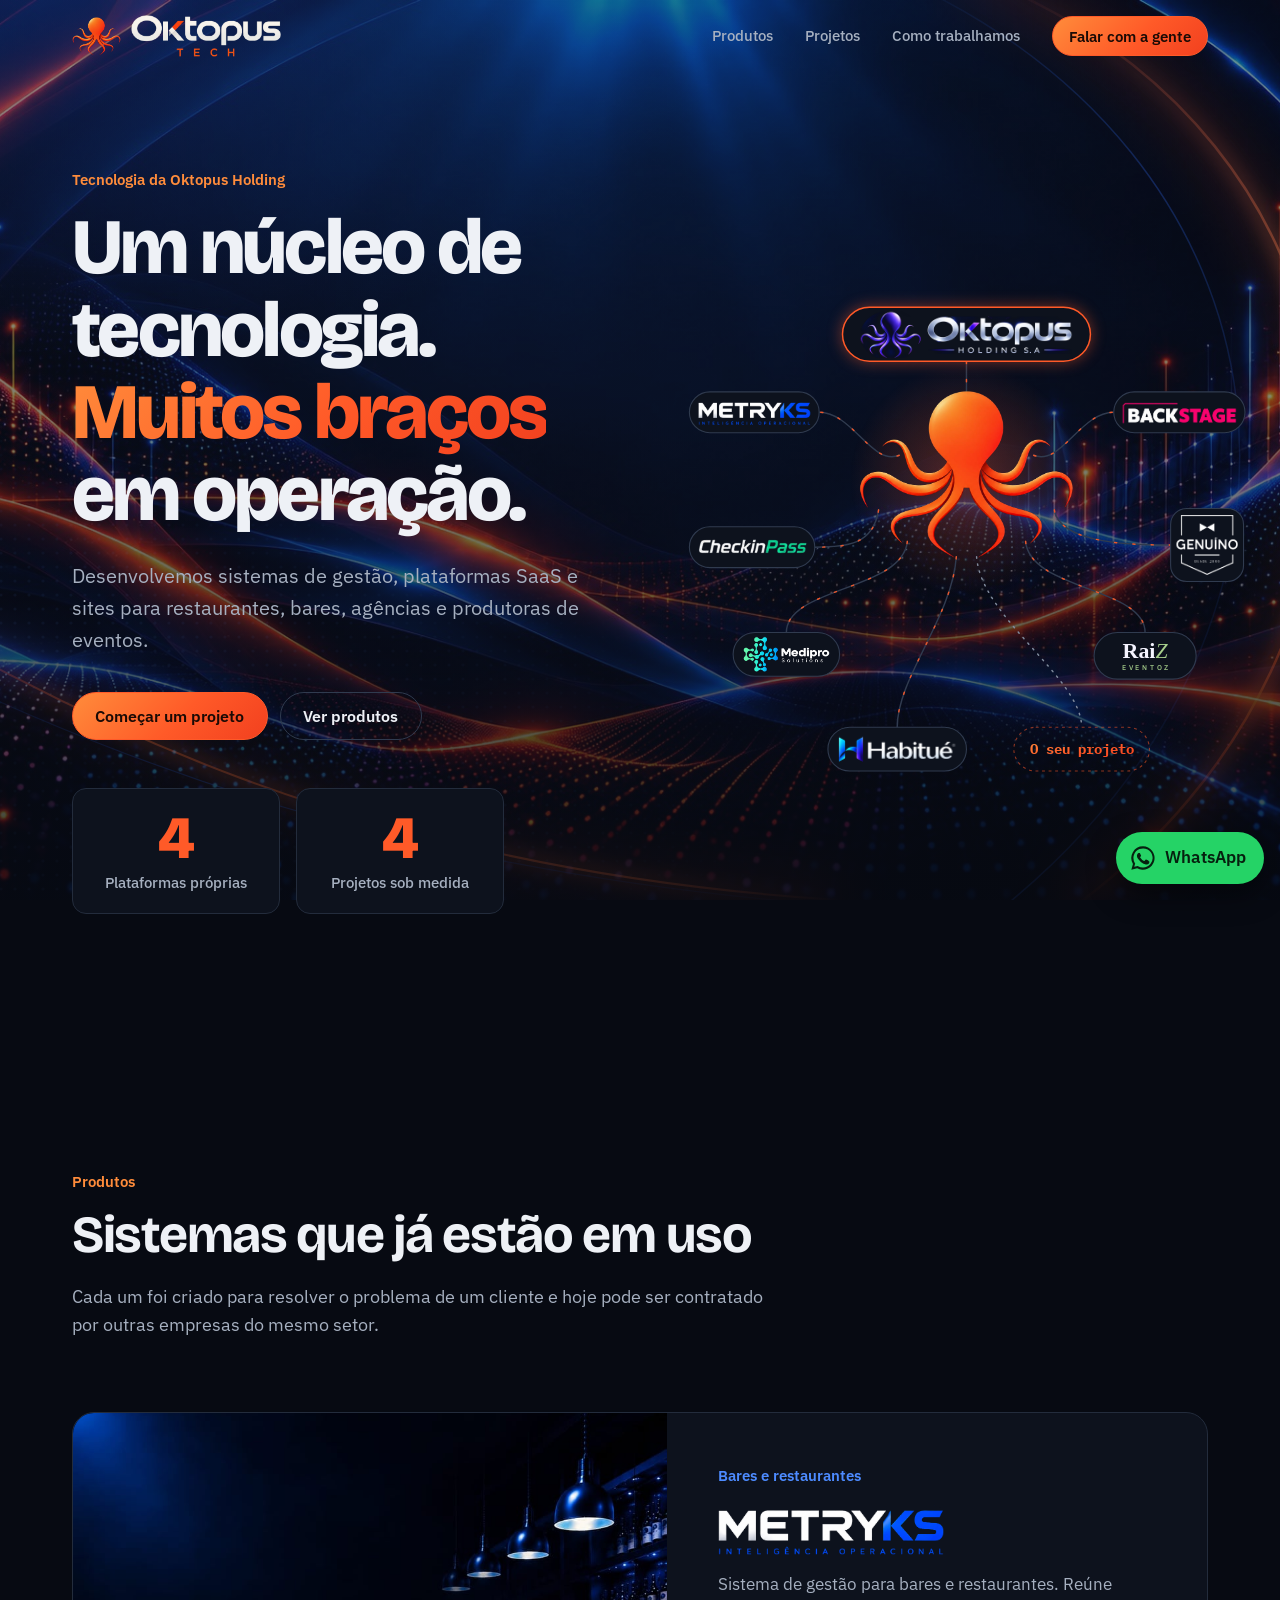
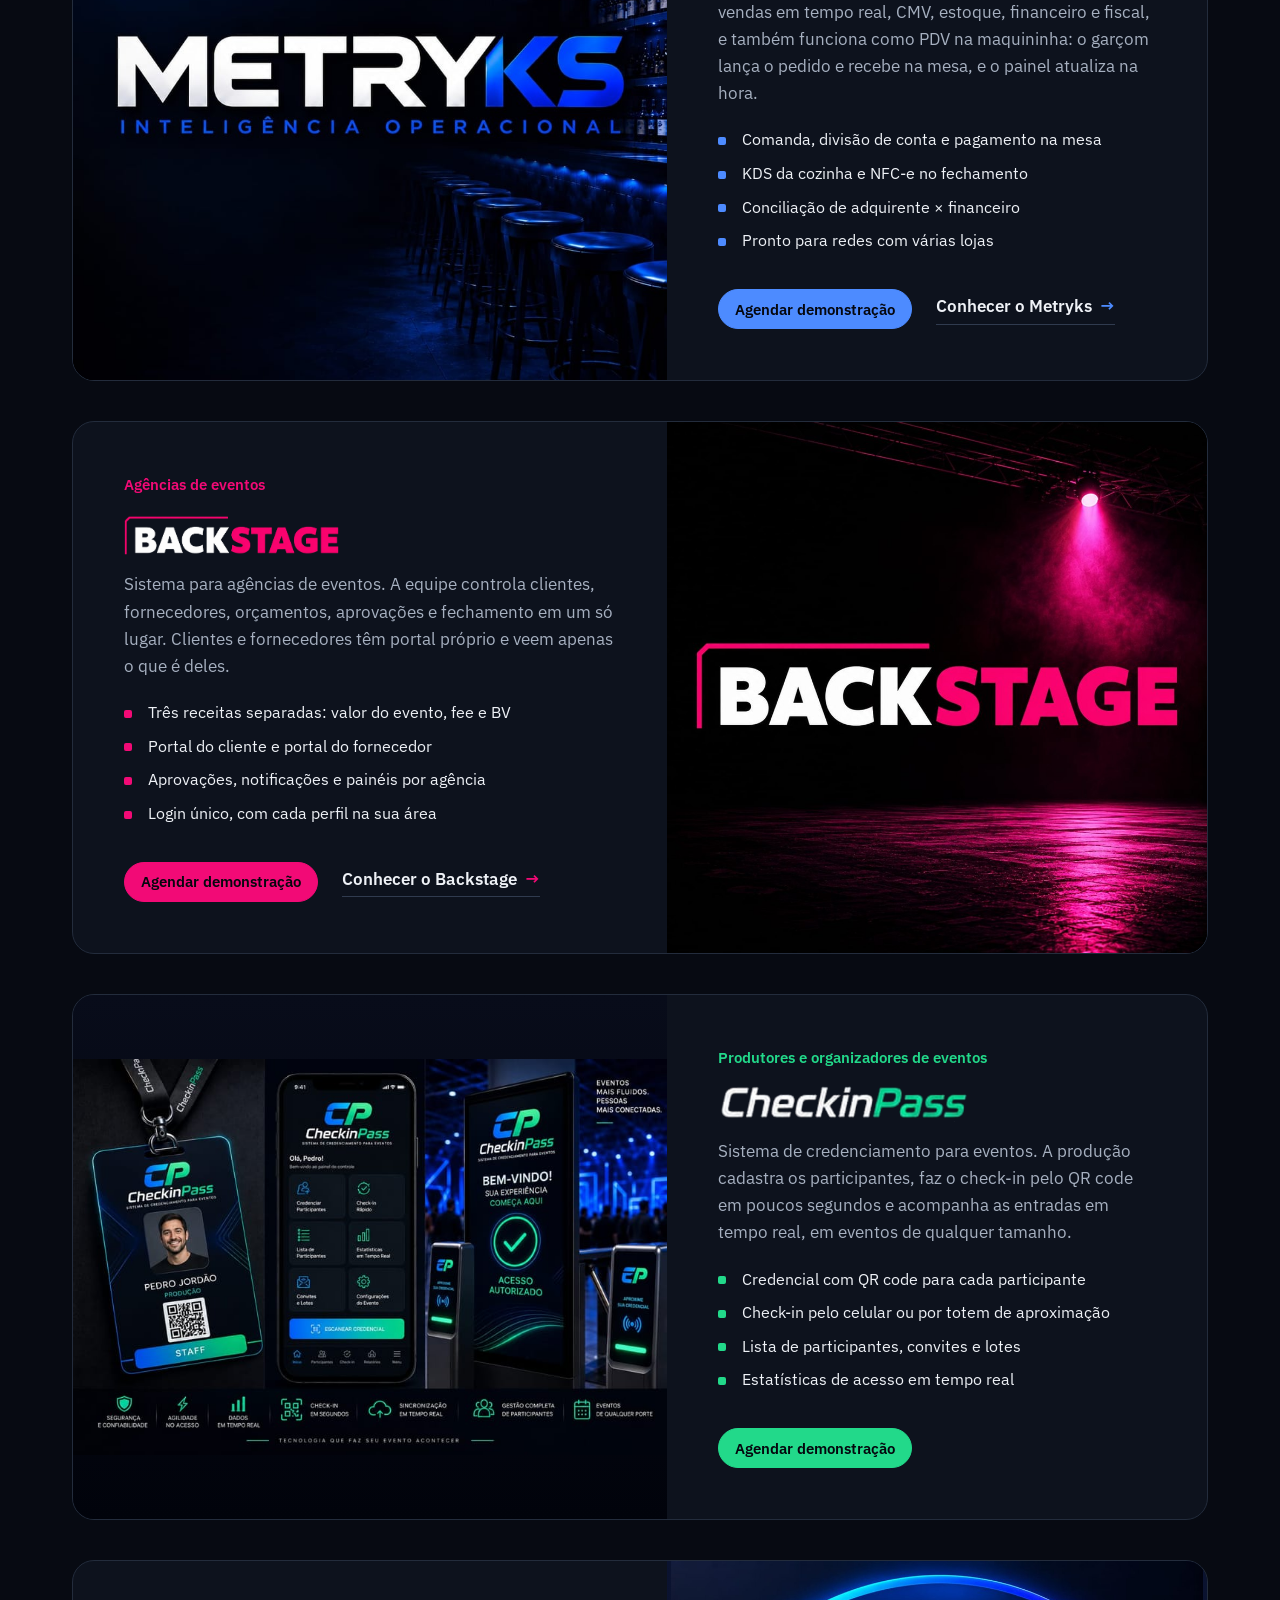
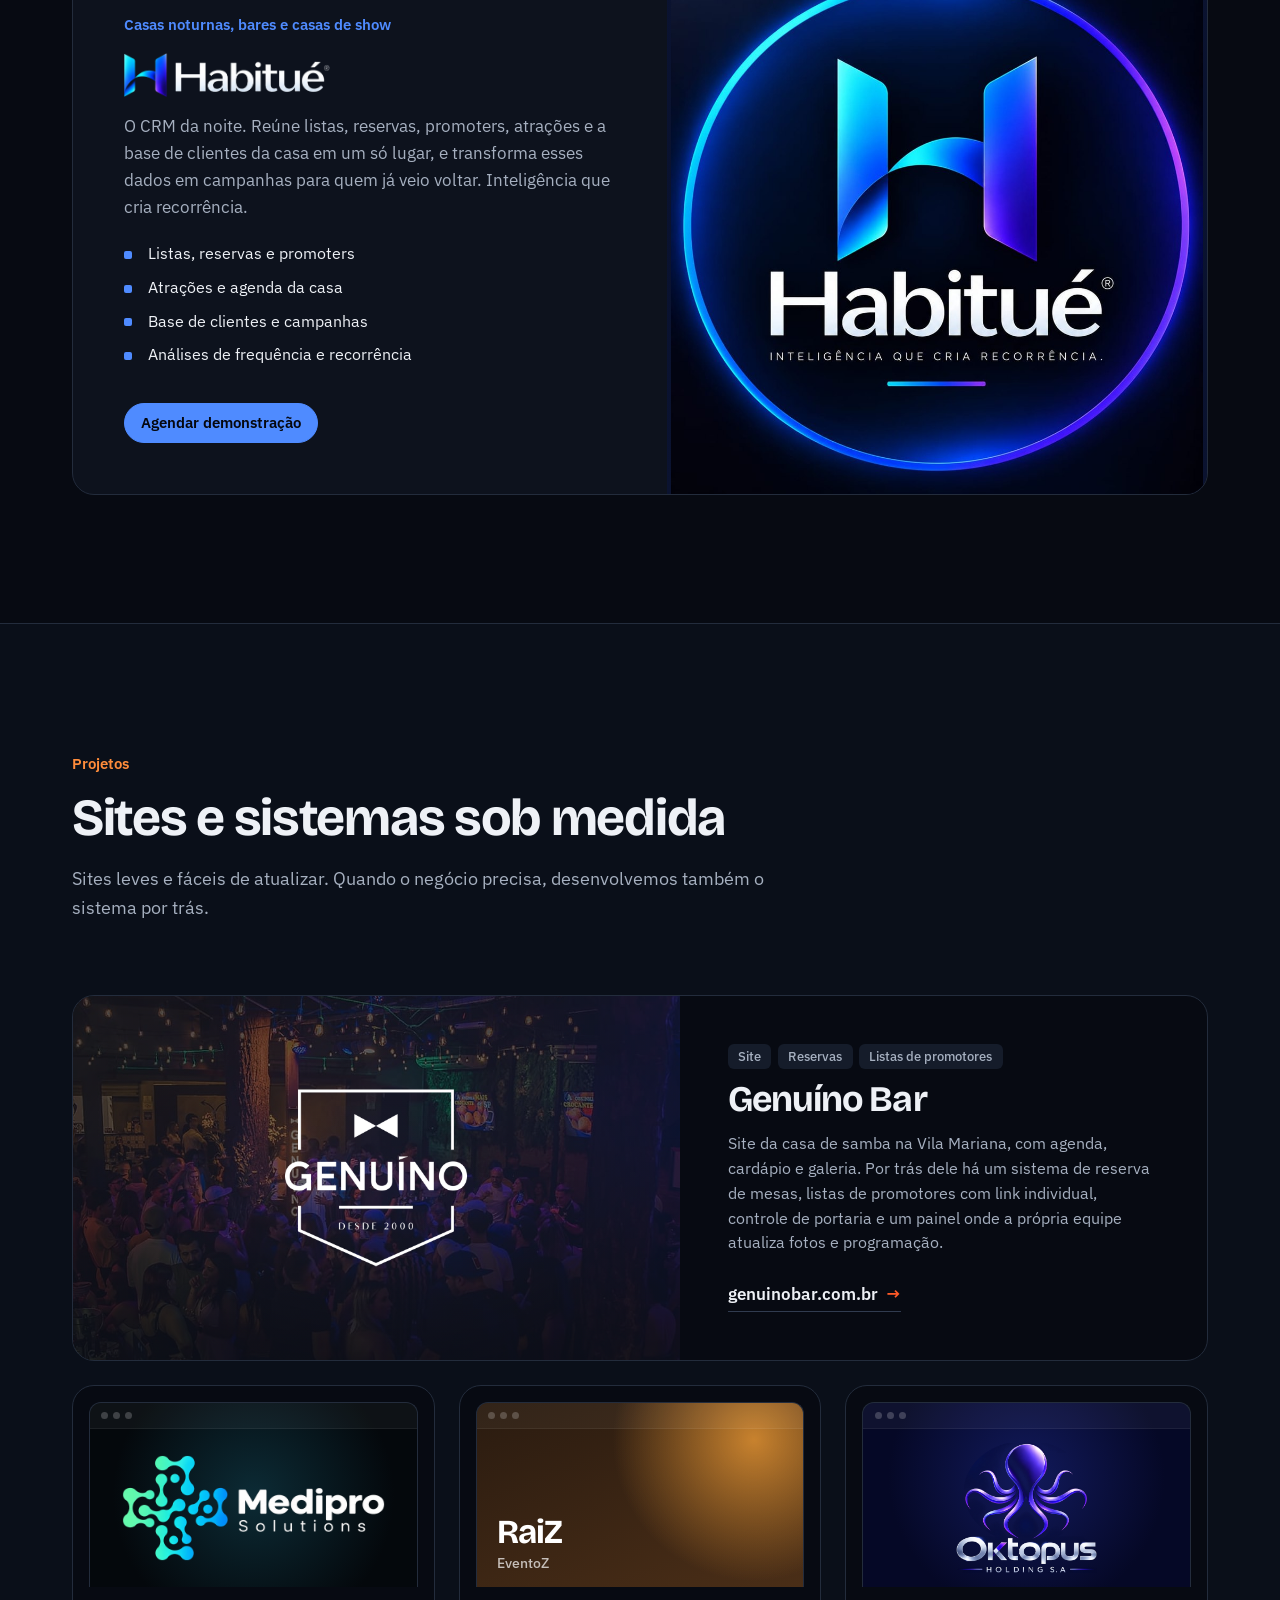
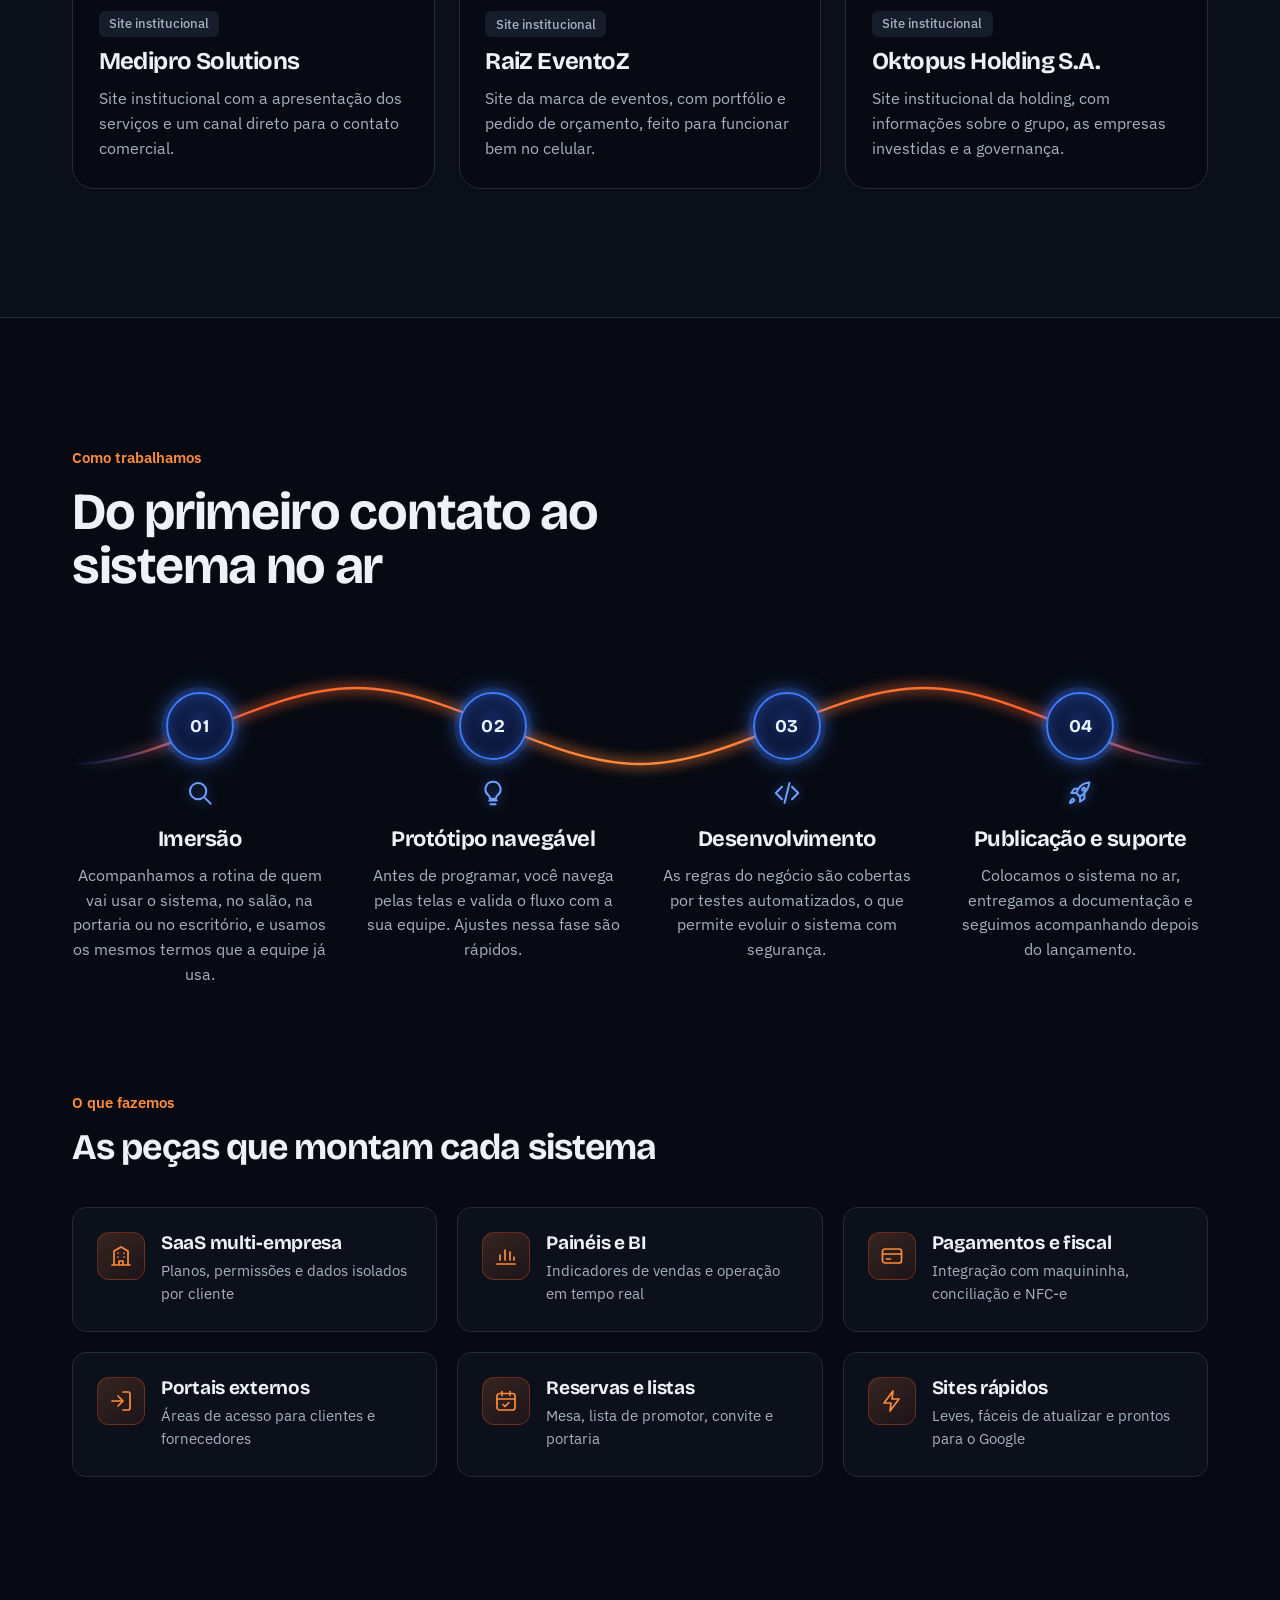
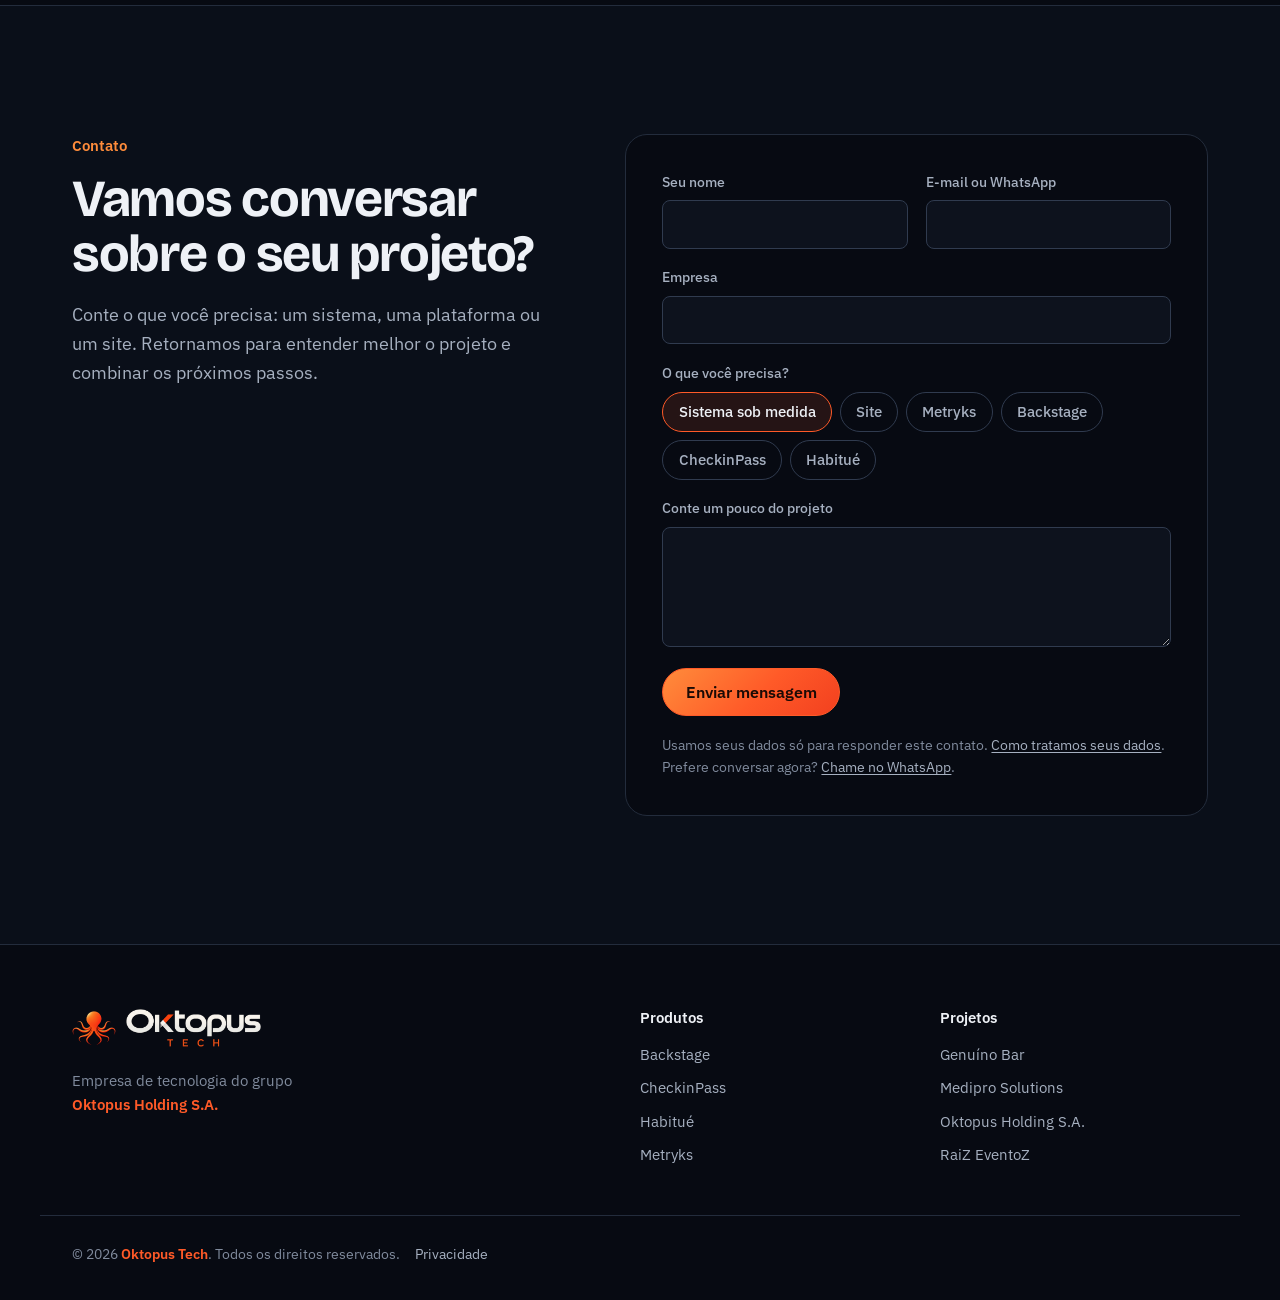
<file: index.html>
<!doctype html>
<html lang="pt-BR">
<head>
  <meta charset="utf-8">
  <meta name="viewport" content="width=device-width, initial-scale=1, viewport-fit=cover">
  <title>Oktopus Tech | Sistemas de gestão, plataformas SaaS e sites</title>
  <meta name="description" content="A Oktopus Tech desenvolve plataformas SaaS, sistemas de gestão e sites: Metryks, Backstage, CheckinPass, Habitué, Genuíno, Medipro Solutions, RaiZ EventoZ e Oktopus Holding S.A.">
  <meta name="theme-color" content="#070A12">
  <link rel="icon" href="assets/img/marca-32.png?v=7" sizes="32x32" type="image/png">
  <link rel="icon" href="assets/img/marca-192.png?v=7" sizes="192x192" type="image/png">
  <link rel="apple-touch-icon" href="assets/img/marca-180.png?v=6">

  <link rel="canonical" href="https://oktopus-tech.netlify.app/">

  <meta property="og:type" content="website">
  <meta property="og:url" content="https://oktopus-tech.netlify.app/">
  <meta property="og:site_name" content="Oktopus Tech">
  <meta property="og:image" content="https://oktopus-tech.netlify.app/assets/img/og-oktopus.jpg?v=6">
  <meta property="og:image:width" content="1200">
  <meta property="og:image:height" content="630">
  <meta property="og:image:alt" content="Oktopus Tech: um núcleo de tecnologia, muitos braços em operação.">
  <meta name="twitter:card" content="summary_large_image">
  <meta property="og:locale" content="pt_BR">
  <meta property="og:title" content="Oktopus Tech">
  <meta property="og:description" content="Sistemas de gestão, plataformas SaaS e sites para restaurantes, bares, agências e produtoras de eventos.">

  <link rel="preconnect" href="https://fonts.googleapis.com">
  <link rel="preconnect" href="https://fonts.gstatic.com" crossorigin>
  <link href="https://fonts.googleapis.com/css2?family=Bricolage+Grotesque:opsz,wght@12..96,500;12..96,700;12..96,800&family=IBM+Plex+Mono:wght@400;500&family=IBM+Plex+Sans:wght@400;500;600&display=swap" rel="stylesheet">
  <link rel="stylesheet" href="assets/css/style.css">

  <script type="application/ld+json">
  {
    "@context": "https://schema.org",
    "@type": "Organization",
    "name": "Oktopus Tech",
    "description": "Empresa de tecnologia responsável pelos sistemas Metryks, Backstage e CheckinPass.",
    "parentOrganization": { "@type": "Organization", "name": "Oktopus Holding S.A." }
  }
  </script>
</head>
<body>
  <a class="pular" href="#conteudo">Pular para o conteúdo</a>

  <header class="topo" data-topo>
    <div class="wrap topo__linha">
      <a class="logo" href="#inicio" aria-label="Oktopus Tech, início">
        <img class="logo__simbolo" src="assets/img/polvo.png?v=6" width="700" height="539" alt="">
        <img class="logo__letreiro" src="assets/img/logo-letreiro.png?v=6" width="985" height="276" alt="">
      </a>

      <nav class="menu" id="menu" aria-label="Principal">
        <a href="#produtos">Produtos</a>
        <a href="#projetos">Projetos</a>
        <a href="#como-trabalhamos">Como trabalhamos</a>
        <a class="btn btn--pequeno" href="#contato">Falar com a gente</a>
      </nav>

      <button class="menu-botao" type="button" aria-controls="menu" aria-expanded="false" data-menu-botao>
        <span class="sr">Abrir menu</span>
        <i></i><i></i>
      </button>
    </div>
  </header>

  <main id="conteudo">

    <!-- ============================================================ HERO -->
    <section class="hero" id="inicio">
      <div class="wrap hero__grade">
        <div class="hero__texto">
          <p class="rotulo">Tecnologia da Oktopus Holding</p>
          <h1>Um núcleo de tecnologia. <em>Muitos braços</em> em operação.</h1>
          <p class="hero__lead">
            Desenvolvemos sistemas de gestão, plataformas SaaS e sites para restaurantes,
            bares, agências e produtoras de eventos.
          </p>
          <div class="hero__acoes">
            <a class="btn" href="#contato">Começar um projeto</a>
            <a class="btn btn--fantasma" href="#produtos">Ver produtos</a>
          </div>

          <dl class="numeros">
            <div><dt>4</dt><dd>Plataformas próprias</dd></div>
            <div><dt>4</dt><dd>Projetos sob medida</dd></div>
          </dl>
        </div>

        <!-- O diagrama: a Oktopus Holding no alto, como a cabeça do grupo; abaixo dela o polvo,
             e da ponta de cada tentáculo sai a linha de um projeto. O oitavo braço
             fica pontilhado — é o do próximo cliente. Cada rótulo é um link
             para o cartão do projeto. -->
        <figure class="polvo" aria-label="Diagrama: a Oktopus Holding no alto, a Oktopus Tech no centro, ligada aos seus sete projetos e a um oitavo, o seu.">
          <svg viewBox="-106 -136 772 650" role="img" aria-hidden="true" focusable="false">
            <defs>
              <!-- o mesmo degradê laranja do polvo, para o texto de "O seu projeto" -->
              <linearGradient id="laranja-polvo" x1="0" y1="0" x2="1" y2="1">
                <stop offset="0%" stop-color="#FF8C3B"/>
                <stop offset="55%" stop-color="#FF5A28"/>
                <stop offset="100%" stop-color="#F2401F"/>
              </linearGradient>
              <radialGradient id="brilho" cx="50%" cy="50%" r="50%">
                <stop offset="0%" stop-color="#FF5A28" stop-opacity=".32"/>
                <stop offset="100%" stop-color="#FF5A28" stop-opacity="0"/>
              </radialGradient>
            </defs>

            <circle class="brilho" cx="280" cy="110" r="160" fill="url(#brilho)"/>

            <g class="bracos">
              <path data-braco="metryks" d="M187.8 76.9 C150 92 124 18 78 18"/>
              <path data-braco="backstage" d="M372.2 76.9 C410 92 436 18 482 18"/>
              <path data-braco="checkinpass" d="M159.5 151.8 C152 200 116 203 72 203"/>
              <path data-braco="genuino" d="M400.5 151.8 C408 200 516 200 560 200"/>
              <path data-braco="medipro" d="M198.9 195 C192.9 262 33 258 33 320"/>
              <path data-braco="raiz" d="M361.1 195 C367.1 262 525 258 525 320"/>
              <path data-braco="habitue" d="M266.1 216.1 C260.1 300 185 382 185 450"/>
              <path data-braco="holding" d="M280 -52 L280 -8"/>
              <path data-braco="voce" class="braco--voce" d="M293.9 216.1 C299.9 300 438 382 438 450"/>
            </g>

            <g class="nucleo">
              <!-- o polvo da logo oficial, fundo transparente -->
              <image href="assets/img/polvo.png?v=6" x="130" y="-14" width="300" height="231"/>
            </g>

            <!-- Cada nó mostra a logo da empresa, grande o bastante para ser lida; o retângulo encosta onde o braço termina.
                 A RaiZ segue a marca do site da holding (ainda provisória, em texto).
                 A holding fica no alto, ligada à cabeça do polvo: é ela que comanda o grupo. -->
            <g class="nos">
              <a href="#metryks" aria-label="Metryks"><g class="no" data-no="metryks"><rect x="-100" y="-10" width="178" height="56" rx="28"/><image href="assets/img/marcas/metryks-logo.png" x="-88" y="0.5" width="154" height="34.9"/></g></a>
              <a href="#backstage" aria-label="Backstage"><g class="no" data-no="backstage"><rect x="482" y="-10" width="180" height="56" rx="28"/><image href="assets/img/marcas/backstage-logo.png" x="494" y="2.8" width="156" height="30.4"/></g></a>
              <a href="#checkinpass" aria-label="CheckinPass"><g class="no" data-no="checkinpass"><rect x="-100" y="175" width="172" height="56" rx="28"/><image href="assets/img/marcas/checkinpass-logo.png" x="-89" y="192.2" width="150" height="21.6"/></g></a>
              <a href="#genuino" aria-label="Genuíno Bar"><g class="no" data-no="genuino"><rect x="560" y="150" width="100" height="100" rx="22"/><image href="assets/img/marcas/genuino-logo.png" x="568" y="159" width="84" height="81.9"/></g></a>
              <a href="#medipro" aria-label="Medipro Solutions"><g class="no" data-no="medipro"><rect x="-40" y="320" width="146" height="60" rx="30"/><image href="assets/img/marcas/medipro-logo.png" x="-26" y="326" width="118" height="48"/></g></a>
              <a href="#raiz" aria-label="RaiZ EventoZ"><g class="no" data-no="raiz"><rect x="455" y="320" width="140" height="64" rx="32"/><text class="marca-raiz" x="525" y="355">Rai<tspan>Z</tspan></text><text class="marca-raiz__sub" x="527" y="372">eventoZ</text></g></a>
              <a href="#habitue" aria-label="Habitué"><g class="no" data-no="habitue"><rect x="90" y="450" width="190" height="60" rx="30"/><image href="assets/img/marcas/habitue-logo.png" x="105" y="463" width="160" height="34.2"/></g></a>
              <a href="#holding" aria-label="Oktopus Holding S.A., a cabeça do grupo"><g class="no no--cabeca" data-no="holding"><rect x="110" y="-126" width="340" height="74" rx="37"/><image href="assets/img/marcas/holding-logo-horizontal.png" x="135" y="-120" width="290" height="63.5"/></g></a>
              <a href="#contato"><g class="no no--voce" data-no="voce"><rect x="345" y="450" width="186" height="60" rx="30"/><text x="438" y="486.5">O seu projeto</text></g></a>
            </g>
          </svg>
        </figure>
      </div>
    </section>

    <!-- ======================================================== PRODUTOS -->
    <section class="secao" id="produtos">
      <div class="wrap">
        <header class="secao__cabeca">
          <p class="rotulo">Produtos</p>
          <h2>Sistemas que já estão em uso</h2>
          <p>Cada um foi criado para resolver o problema de um cliente e hoje pode ser contratado por outras empresas do mesmo setor.</p>
        </header>

        <div class="produtos">

          <!-- METRYKS -->
          <article class="produto produto--metryks" id="metryks">
            <!-- Metryks: logotipo oficial aplicado sobre foto de bar (arte da marca).
                 Arquivo original, só redimensionado; nada é redesenhado. -->
            <div class="produto__visual">
              <img class="foto-produto" src="assets/img/marcas/metryks-bar.jpg" alt="Logotipo Metryks, Inteligência Operacional, sobre o balcão de um bar" width="900" height="900" loading="lazy">
            </div>
            <div class="produto__texto">
              <p class="produto__setor">Bares e restaurantes</p>
              <h3 class="produto__logo produto__logo--metryks"><img src="assets/img/marcas/metryks-logo.png" alt="Metryks, Inteligência Operacional" width="640" height="145"></h3>
              <p>Sistema de gestão para bares e restaurantes. Reúne vendas em tempo real, CMV, estoque, financeiro e fiscal, e também funciona como PDV na maquininha: o garçom lança o pedido e recebe na mesa, e o painel atualiza na hora.</p>
              <ul class="lista">
                <li>Comanda, divisão de conta e pagamento na mesa</li>
                <li>KDS da cozinha e NFC-e no fechamento</li>
                <li>Conciliação de adquirente × financeiro</li>
                <li>Pronto para redes com várias lojas</li>
              </ul>
              <div class="produto__acoes">
                <a class="btn btn--pequeno" href="#contato" data-produto="Metryks">Agendar demonstração</a>
                <a class="link-seta" href="https://metrycs.com.br" target="_blank" rel="noopener">Conhecer o Metryks</a>
              </div>
            </div>
          </article>

          <!-- BACKSTAGE -->
          <article class="produto produto--backstage produto--invertido" id="backstage">
            <!-- Backstage: arte oficial, logotipo sob o refletor do palco. -->
            <div class="produto__visual">
              <img class="foto-produto" src="assets/img/marcas/backstage-palco.jpg" alt="Logotipo Backstage sob um refletor rosa num palco escuro" width="1000" height="1000" loading="lazy">
            </div>
            <div class="produto__texto">
              <p class="produto__setor">Agências de eventos</p>
              <h3 class="produto__logo"><img src="assets/img/marcas/backstage-logo.png" alt="Backstage" width="1122" height="219"></h3>
              <p>Sistema para agências de eventos. A equipe controla clientes, fornecedores, orçamentos, aprovações e fechamento em um só lugar. Clientes e fornecedores têm portal próprio e veem apenas o que é deles.</p>
              <ul class="lista">
                <li>Três receitas separadas: valor do evento, fee e BV</li>
                <li>Portal do cliente e portal do fornecedor</li>
                <li>Aprovações, notificações e painéis por agência</li>
                <li>Login único, com cada perfil na sua área</li>
              </ul>
              <div class="produto__acoes">
                <a class="btn btn--pequeno" href="#contato" data-produto="Backstage">Agendar demonstração</a>
                <a class="link-seta" href="https://portalbackstage.com.br" target="_blank" rel="noopener">Conhecer o Backstage</a>
              </div>
            </div>
          </article>

          <!-- CHECKINPASS -->
          <article class="produto produto--checkinpass" id="checkinpass">
            <div class="produto__visual">
              <img class="foto-produto" src="assets/img/projetos/checkinpass.jpg" srcset="assets/img/projetos/checkinpass-800.jpg 800w, assets/img/projetos/checkinpass.jpg 1536w" sizes="(max-width: 900px) 100vw, 620px" alt="CheckinPass em uso: crachá de credencial com QR code, aplicativo de check-in no celular e totens de acesso autorizando a entrada" width="1536" height="1024" loading="lazy">
            </div>
            <div class="produto__texto">
              <p class="produto__setor">Produtores e organizadores de eventos</p>
              <h3 class="produto__logo produto__logo--checkinpass"><img src="assets/img/marcas/checkinpass-logo.png" alt="CheckinPass" width="659" height="95"></h3>
              <p>Sistema de credenciamento para eventos. A produção cadastra os participantes, faz o check-in pelo QR code em poucos segundos e acompanha as entradas em tempo real, em eventos de qualquer tamanho.</p>
              <ul class="lista">
                <li>Credencial com QR code para cada participante</li>
                <li>Check-in pelo celular ou por totem de aproximação</li>
                <li>Lista de participantes, convites e lotes</li>
                <li>Estatísticas de acesso em tempo real</li>
              </ul>
              <div class="produto__acoes">
                <a class="btn btn--pequeno" href="#contato" data-produto="CheckinPass">Agendar demonstração</a>
              </div>
            </div>
          </article>

          <!-- HABITUÉ -->
          <article class="produto produto--habitue produto--invertido" id="habitue">
            <!-- Habitué: arte oficial, símbolo H e nome dentro do anel de luz. -->
            <div class="produto__visual">
              <img class="foto-produto" src="assets/img/marcas/habitue-arte.jpg" alt="Logotipo Habitué, Inteligência que cria recorrência" width="1000" height="1000" loading="lazy">
            </div>
            <div class="produto__texto">
              <p class="produto__setor">Casas noturnas, bares e casas de show</p>
              <h3 class="produto__logo produto__logo--habitue"><img src="assets/img/marcas/habitue-logo.png" alt="Habitué" width="935" height="200"></h3>
              <p>O CRM da noite. Reúne listas, reservas, promoters, atrações e a base de clientes da casa em um só lugar, e transforma esses dados em campanhas para quem já veio voltar. Inteligência que cria recorrência.</p>
              <ul class="lista">
                <li>Listas, reservas e promoters</li>
                <li>Atrações e agenda da casa</li>
                <li>Base de clientes e campanhas</li>
                <li>Análises de frequência e recorrência</li>
              </ul>
              <div class="produto__acoes">
                <a class="btn btn--pequeno" href="#contato" data-produto="Habitué">Agendar demonstração</a>
              </div>
            </div>
          </article>

        </div>
      </div>
    </section>

    <!-- ======================================================== PROJETOS -->
    <section class="secao secao--faixa" id="projetos">
      <div class="wrap">
        <header class="secao__cabeca">
          <p class="rotulo">Projetos</p>
          <h2>Sites e sistemas sob medida</h2>
          <p>Sites leves e fáceis de atualizar. Quando o negócio precisa, desenvolvemos também o sistema por trás.</p>
        </header>

        <div class="projetos">

          <article class="projeto projeto--destaque" id="genuino">
            <div class="projeto__foto">
              <img src="assets/img/projetos/genuino-salao.jpg" alt="Salão do Genuíno Bar lotado em noite de samba" loading="lazy" width="1200" height="581">
              <img class="projeto__logo" src="assets/img/marcas/genuino-logo.png" alt="Genuíno Bar, desde 2000" width="560" height="546" loading="lazy">
            </div>
            <div class="projeto__texto">
              <ul class="tags"><li>Site</li><li>Reservas</li><li>Listas de promotores</li></ul>
              <h3>Genuíno Bar</h3>
              <p>Site da casa de samba na Vila Mariana, com agenda, cardápio e galeria. Por trás dele há um sistema de reserva de mesas, listas de promotores com link individual, controle de portaria e um painel onde a própria equipe atualiza fotos e programação.</p>
              <a class="link-seta" href="https://www.genuinobar.com.br" target="_blank" rel="noopener">genuinobar.com.br</a>
            </div>
          </article>

          <article class="projeto" id="medipro">
            <div class="janela janela--medipro" aria-hidden="true">
              <div class="janela__barra"><span></span><span></span><span></span></div>
              <div class="janela__conteudo janela__conteudo--logo"><img src="assets/img/marcas/medipro-logo.png" alt="" width="1300" height="528" loading="lazy"></div>
            </div>
            <div class="projeto__texto">
              <ul class="tags"><li>Site institucional</li></ul>
              <h3>Medipro Solutions</h3>
              <p>Site institucional com a apresentação dos serviços e um canal direto para o contato comercial.</p>
            </div>
          </article>

          <article class="projeto" id="raiz">
            <div class="janela janela--raiz" aria-hidden="true">
              <div class="janela__barra"><span></span><span></span><span></span></div>
              <div class="janela__conteudo"><b>RaiZ</b><small>EventoZ</small></div>
            </div>
            <div class="projeto__texto">
              <ul class="tags"><li>Site institucional</li></ul>
              <h3>RaiZ EventoZ</h3>
              <p>Site da marca de eventos, com portfólio e pedido de orçamento, feito para funcionar bem no celular.</p>
            </div>
          </article>

          <article class="projeto" id="holding">
            <div class="janela janela--holding" aria-hidden="true">
              <div class="janela__barra"><span></span><span></span><span></span></div>
              <div class="janela__conteudo janela__conteudo--logo"><img src="assets/img/marcas/holding-logo.png" alt="" width="1014" height="928" loading="lazy"></div>
            </div>
            <div class="projeto__texto">
              <ul class="tags"><li>Site institucional</li></ul>
              <h3>Oktopus Holding S.A.</h3>
              <p>Site institucional da holding, com informações sobre o grupo, as empresas investidas e a governança.</p>
            </div>
          </article>

        </div>
      </div>
    </section>

    <!-- ================================================ COMO TRABALHAMOS -->
    <section class="secao" id="como-trabalhamos">
      <div class="wrap">
        <header class="secao__cabeca">
          <p class="rotulo">Como trabalhamos</p>
          <h2>Do primeiro contato ao sistema no ar</h2>
        </header>

        <!-- Linha do tempo: a onda brilhante passa pelo centro dos quatro marcos
             (colunas em 12,5%, 37,5%, 62,5% e 87,5% da largura). -->
        <div class="etapas-trilha">
          <svg class="etapas__onda" viewBox="0 0 1000 120" preserveAspectRatio="none" aria-hidden="true" focusable="false">
            <defs>
              <linearGradient id="onda-cor" x1="0" y1="0" x2="1" y2="0">
                <stop offset="0" stop-color="#2F6BFF" stop-opacity="0"/>
                <stop offset=".1" stop-color="#FF5A28"/>
                <stop offset=".5" stop-color="#FF8C3B"/>
                <stop offset=".9" stop-color="#FF5A28"/>
                <stop offset="1" stop-color="#2F6BFF" stop-opacity="0"/>
              </linearGradient>
            </defs>
            <path class="etapas__onda-brilho" d="M0 98C83 98 167 22 250 22S417 98 500 98 667 22 750 22 917 98 1000 98"/>
            <path class="etapas__onda-linha" d="M0 98C83 98 167 22 250 22S417 98 500 98 667 22 750 22 917 98 1000 98"/>
          </svg>

          <ol class="etapas">
            <li>
              <div class="etapa__marco">
                <span class="etapa__n">01</span>
                <svg class="etapa__icone" viewBox="0 0 24 24" aria-hidden="true" focusable="false"><circle cx="10.5" cy="10.5" r="6.5"/><path d="m15.5 15.5 5 5"/></svg>
              </div>
              <h3>Imersão</h3>
              <p>Acompanhamos a rotina de quem vai usar o sistema, no salão, na portaria ou no escritório, e usamos os mesmos termos que a equipe já usa.</p>
            </li>
            <li>
              <div class="etapa__marco">
                <span class="etapa__n">02</span>
                <svg class="etapa__icone" viewBox="0 0 24 24" aria-hidden="true" focusable="false"><path d="M9 18h6M10 21h4M12 3a6 6 0 0 0-3.6 10.8c.7.6 1.1 1.3 1.1 2.2v.5h5V16c0-.9.4-1.6 1.1-2.2A6 6 0 0 0 12 3Z"/></svg>
              </div>
              <h3>Protótipo navegável</h3>
              <p>Antes de programar, você navega pelas telas e valida o fluxo com a sua equipe. Ajustes nessa fase são rápidos.</p>
            </li>
            <li>
              <div class="etapa__marco">
                <span class="etapa__n">03</span>
                <svg class="etapa__icone" viewBox="0 0 24 24" aria-hidden="true" focusable="false"><path d="m8 7-5 5 5 5M16 7l5 5-5 5M14 4l-4 16"/></svg>
              </div>
              <h3>Desenvolvimento</h3>
              <p>As regras do negócio são cobertas por testes automatizados, o que permite evoluir o sistema com segurança.</p>
            </li>
            <li>
              <div class="etapa__marco">
                <span class="etapa__n">04</span>
                <svg class="etapa__icone" viewBox="0 0 24 24" aria-hidden="true" focusable="false"><path d="M12 15l-3-3c1.5-4.5 5-8 10.5-8.5C19 9 15.5 12.5 12 15ZM9 12H5l2.5-3.5H11M12 15v4l3.5-2.5V13M6.5 16.5C5 17 4 19 4 20c1 0 3-1 3.5-2.5"/><circle cx="15" cy="9" r="1.2"/></svg>
              </div>
              <h3>Publicação e suporte</h3>
              <p>Colocamos o sistema no ar, entregamos a documentação e seguimos acompanhando depois do lançamento.</p>
            </li>
          </ol>
        </div>

        <div class="capacidades">
          <header class="capacidades__cabeca">
            <p class="rotulo">O que fazemos</p>
            <h3>As peças que montam cada sistema</h3>
          </header>
          <ul class="capacidades__grade">
            <li class="capacidade">
              <span class="capacidade__icone"><svg viewBox="0 0 24 24" aria-hidden="true" focusable="false"><path d="M3 21h18M5 21V7l7-4 7 4v14M9 9h.01M15 9h.01M9 13h.01M15 13h.01M10 21v-4h4v4"/></svg></span>
              <b>SaaS multi-empresa</b>
              <span class="capacidade__texto">Planos, permissões e dados isolados por cliente</span>
            </li>
            <li class="capacidade">
              <span class="capacidade__icone"><svg viewBox="0 0 24 24" aria-hidden="true" focusable="false"><path d="M3 20h18M6 16v-5M11 16V6M16 16v-8M20 16v-3"/></svg></span>
              <b>Painéis e BI</b>
              <span class="capacidade__texto">Indicadores de vendas e operação em tempo real</span>
            </li>
            <li class="capacidade">
              <span class="capacidade__icone"><svg viewBox="0 0 24 24" aria-hidden="true" focusable="false"><rect x="2.5" y="5" width="19" height="14" rx="2.5"/><path d="M2.5 10h19M6.5 15h4"/></svg></span>
              <b>Pagamentos e fiscal</b>
              <span class="capacidade__texto">Integração com maquininha, conciliação e <span class="sem-quebra">NFC-e</span></span>
            </li>
            <li class="capacidade">
              <span class="capacidade__icone"><svg viewBox="0 0 24 24" aria-hidden="true" focusable="false"><path d="M14 3h5a2 2 0 0 1 2 2v14a2 2 0 0 1-2 2h-5M9 17l5-5-5-5M14 12H3"/></svg></span>
              <b>Portais externos</b>
              <span class="capacidade__texto">Áreas de acesso para clientes e fornecedores</span>
            </li>
            <li class="capacidade">
              <span class="capacidade__icone"><svg viewBox="0 0 24 24" aria-hidden="true" focusable="false"><rect x="3" y="4.5" width="18" height="16.5" rx="2.5"/><path d="M8 2.5v4M16 2.5v4M3 10h18M9 15.5l2 2 4-4"/></svg></span>
              <b>Reservas e listas</b>
              <span class="capacidade__texto">Mesa, lista de promotor, convite e portaria</span>
            </li>
            <li class="capacidade">
              <span class="capacidade__icone"><svg viewBox="0 0 24 24" aria-hidden="true" focusable="false"><path d="M13 2 4 14h7l-1 8 9-12h-7l1-8Z"/></svg></span>
              <b>Sites rápidos</b>
              <span class="capacidade__texto">Leves, fáceis de atualizar e prontos para o Google</span>
            </li>
          </ul>
        </div>
      </div>
    </section>

    <!-- ========================================================= CONTATO -->
    <section class="secao contato" id="contato">
      <div class="wrap contato__grade">
        <div class="contato__texto">
          <p class="rotulo">Contato</p>
          <h2>Vamos conversar sobre o seu projeto?</h2>
          <p>Conte o que você precisa: um sistema, uma plataforma ou um site. Retornamos para entender melhor o projeto e combinar os próximos passos.</p>
        </div>

        <form class="formulario" name="contato" method="POST" data-netlify="true" netlify-honeypot="empresa-site" data-formulario>
          <input type="hidden" name="form-name" value="contato">
          <p class="escondido"><label>Não preencha: <input name="empresa-site" tabindex="-1" autocomplete="off"></label></p>

          <div class="campo">
            <label for="f-nome">Seu nome</label>
            <input id="f-nome" name="nome" autocomplete="name" required>
          </div>
          <div class="campo">
            <label for="f-contato">E-mail ou WhatsApp</label>
            <input id="f-contato" name="contato" autocomplete="email" required>
          </div>
          <div class="campo campo--largo">
            <label for="f-empresa">Empresa</label>
            <input id="f-empresa" name="empresa" autocomplete="organization">
          </div>

          <fieldset class="campo campo--largo">
            <legend>O que você precisa?</legend>
            <div class="opcoes">
              <label><input type="radio" name="tipo" value="Sistema sob medida" checked><span>Sistema sob medida</span></label>
              <label><input type="radio" name="tipo" value="Site"><span>Site</span></label>
              <label><input type="radio" name="tipo" value="Metryks"><span>Metryks</span></label>
              <label><input type="radio" name="tipo" value="Backstage"><span>Backstage</span></label>
              <label><input type="radio" name="tipo" value="CheckinPass"><span>CheckinPass</span></label>
              <label><input type="radio" name="tipo" value="Habitué"><span>Habitué</span></label>
            </div>
          </fieldset>

          <div class="campo campo--largo">
            <label for="f-mensagem">Conte um pouco do projeto</label>
            <textarea id="f-mensagem" name="mensagem" rows="4" required></textarea>
          </div>

          <div class="formulario__rodape campo--largo">
            <button class="btn" type="submit">Enviar mensagem</button>
            <p class="formulario__aviso" role="status" aria-live="polite" data-aviso></p>
          </div>
          <p class="formulario__nota campo--largo">
            Usamos seus dados só para responder este contato. <a href="/privacidade">Como tratamos seus dados</a>.
            <span data-whatsapp hidden>Prefere conversar agora? <a href="#" data-whatsapp-link target="_blank" rel="noopener">Chame no WhatsApp</a>.</span>
          </p>
        </form>
      </div>
    </section>
  </main>

  <footer class="rodape">
    <div class="wrap rodape__grade">
      <div>
        <a class="logo" href="#inicio">
          <img class="logo__simbolo" src="assets/img/polvo.png?v=6" width="700" height="539" alt="">
          <img class="logo__letreiro" src="assets/img/logo-letreiro.png?v=6" width="985" height="276" alt="Oktopus Tech">
        </a>
        <p>Empresa de tecnologia do grupo <span class="destaque">Oktopus Holding S.A.</span></p>
      </div>
      <nav aria-label="Produtos">
        <h4>Produtos</h4>
        <a href="#backstage">Backstage</a>
        <a href="#checkinpass">CheckinPass</a>
        <a href="#habitue">Habitué</a>
        <a href="#metryks">Metryks</a>
      </nav>
      <nav aria-label="Projetos">
        <h4>Projetos</h4>
        <a href="#genuino">Genuíno Bar</a>
        <a href="#medipro">Medipro Solutions</a>
        <a href="#holding">Oktopus Holding S.A.</a>
        <a href="#raiz">RaiZ EventoZ</a>
      </nav>
    </div>
    <div class="wrap rodape__base">
      <small>© <span data-ano>2026</span> <span class="marca-nome">Oktopus Tech</span>. Todos os direitos reservados. <a href="/privacidade">Privacidade</a></small>
    </div>
  </footer>

  <a class="whats-flutuante" href="#" data-whatsapp data-whatsapp-link target="_blank" rel="noopener" aria-label="Conversar no WhatsApp" hidden>
    <svg viewBox="0 0 24 24" width="28" height="28" aria-hidden="true" focusable="false"><path fill="currentColor" d="M12 2a10 10 0 0 0-8.6 15.1L2 22l5-1.3A10 10 0 1 0 12 2Zm0 18.2a8.2 8.2 0 0 1-4.2-1.2l-.3-.2-3 .8.8-2.9-.2-.3A8.2 8.2 0 1 1 12 20.2Zm4.5-6.1c-.2-.1-1.5-.7-1.7-.8-.2-.1-.4-.1-.6.1l-.8 1c-.1.2-.3.2-.5.1a6.7 6.7 0 0 1-3.3-2.9c-.3-.4.3-.4.7-1.3.1-.2 0-.3 0-.4l-.8-1.8c-.2-.5-.4-.4-.6-.4h-.5a1 1 0 0 0-.7.3 3 3 0 0 0-.9 2.2 5.2 5.2 0 0 0 1.1 2.7 11.8 11.8 0 0 0 4.5 4c1.7.7 2.3.8 3.2.6.5-.1 1.5-.6 1.7-1.2.2-.6.2-1.1.2-1.2-.1-.1-.3-.2-.5-.3Z"/></svg>
    <span>WhatsApp</span>
  </a>

  <script src="assets/js/main.js" defer></script>
</body>
</html>
</file>
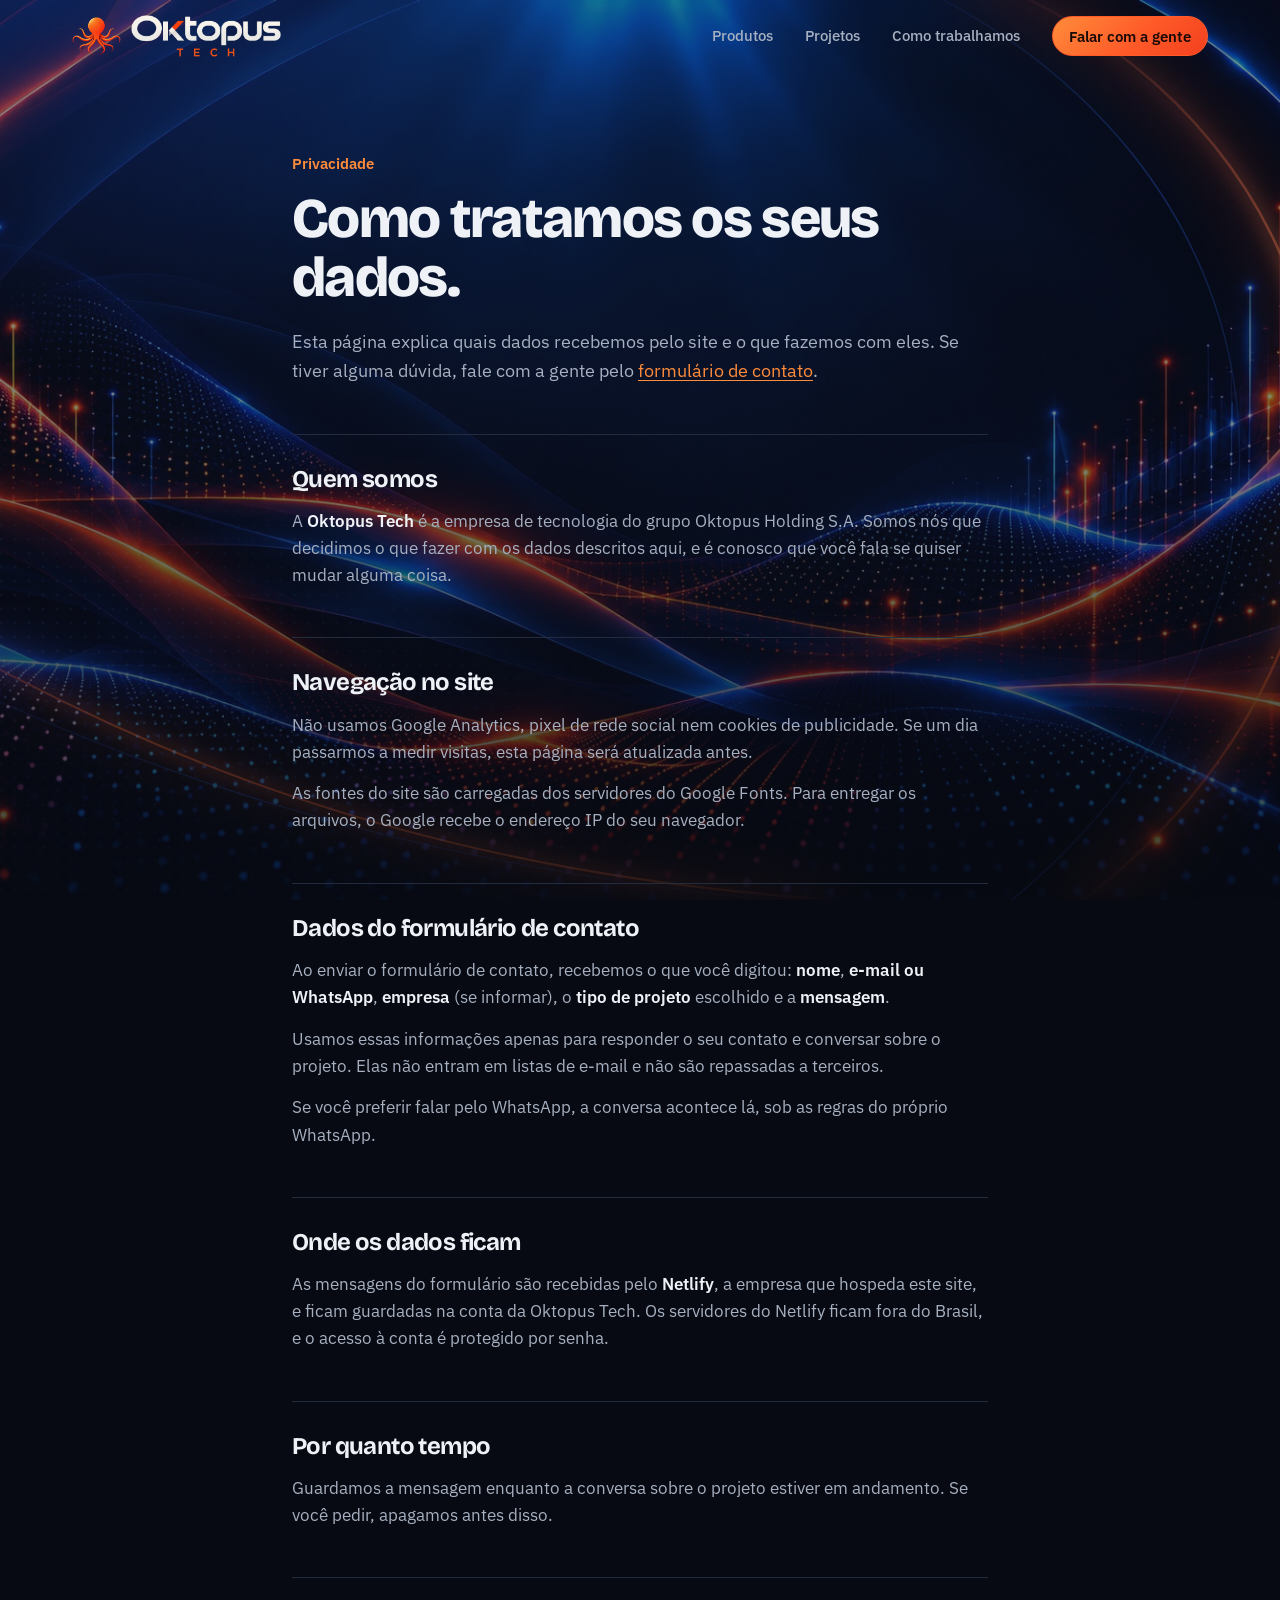
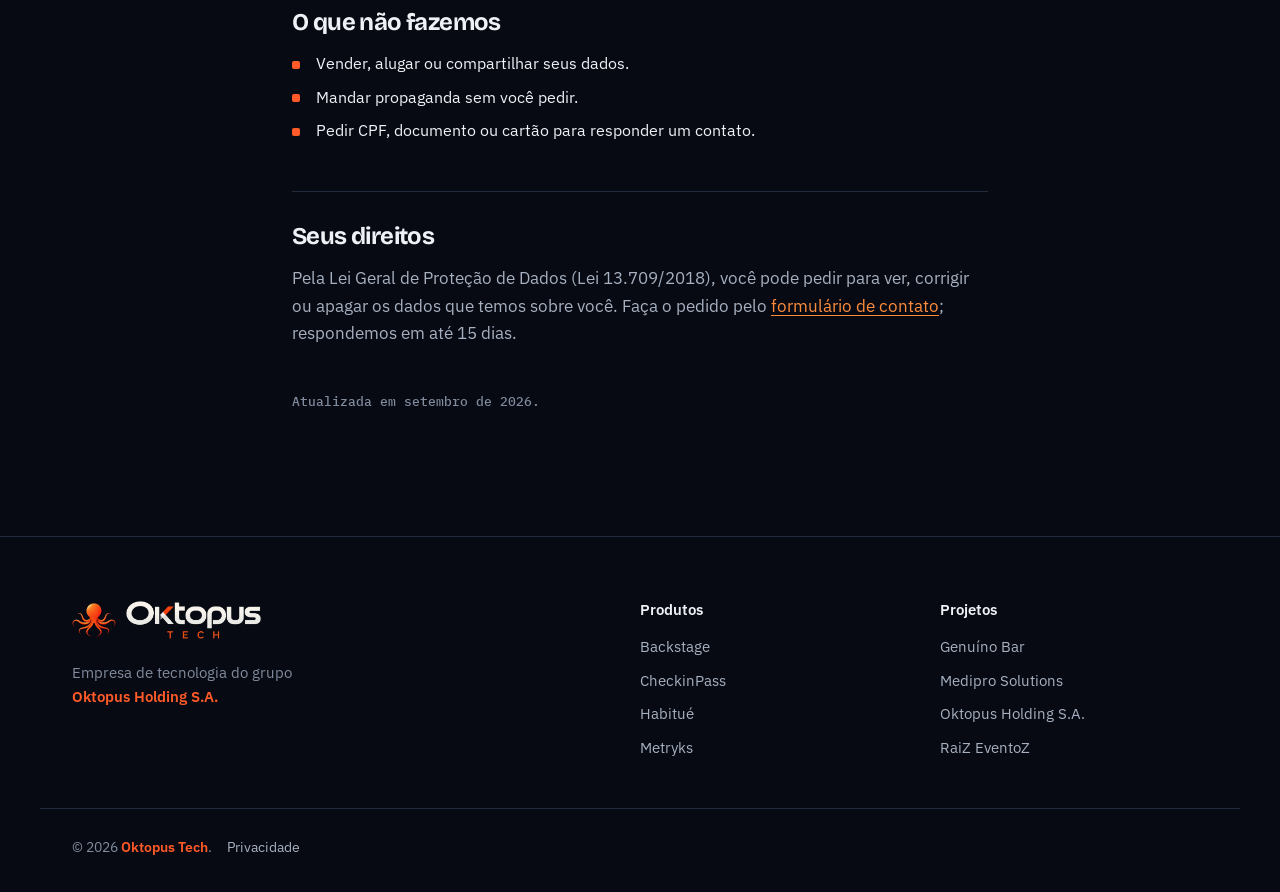
<file: privacidade.html>
<!doctype html>
<html lang="pt-BR">
<head>
  <meta charset="utf-8">
  <meta name="viewport" content="width=device-width, initial-scale=1, viewport-fit=cover">
  <title>Privacidade | Oktopus Tech</title>
  <meta name="description" content="Como a Oktopus Tech trata os dados de quem entra em contato pelo site.">
  <meta name="theme-color" content="#070A12">
  <link rel="canonical" href="https://oktopus-tech.netlify.app/privacidade">
  <link rel="icon" href="assets/img/marca-32.png?v=7" sizes="32x32" type="image/png">
  <link rel="icon" href="assets/img/marca-192.png?v=7" sizes="192x192" type="image/png">
  <link rel="apple-touch-icon" href="assets/img/marca-180.png?v=6">

  <link rel="preconnect" href="https://fonts.googleapis.com">
  <link rel="preconnect" href="https://fonts.gstatic.com" crossorigin>
  <link href="https://fonts.googleapis.com/css2?family=Bricolage+Grotesque:opsz,wght@12..96,500;12..96,700;12..96,800&family=IBM+Plex+Mono:wght@400;500&family=IBM+Plex+Sans:wght@400;500;600&display=swap" rel="stylesheet">
  <link rel="stylesheet" href="assets/css/style.css">
</head>
<body>
  <a class="pular" href="#conteudo">Pular para o conteúdo</a>

  <header class="topo" data-topo>
    <div class="wrap topo__linha">
      <a class="logo" href="/" aria-label="Oktopus Tech, início">
        <img class="logo__simbolo" src="assets/img/polvo.png?v=6" width="700" height="539" alt="">
        <img class="logo__letreiro" src="assets/img/logo-letreiro.png?v=6" width="985" height="276" alt="">
      </a>

      <nav class="menu" id="menu" aria-label="Principal">
        <a href="/#produtos">Produtos</a>
        <a href="/#projetos">Projetos</a>
        <a href="/#como-trabalhamos">Como trabalhamos</a>
        <a class="btn btn--pequeno" href="/#contato">Falar com a gente</a>
      </nav>

      <button class="menu-botao" type="button" aria-controls="menu" aria-expanded="false" data-menu-botao>
        <span class="sr">Abrir menu</span>
        <i></i><i></i>
      </button>
    </div>
  </header>

  <main id="conteudo" class="legal">
    <div class="wrap legal__wrap">
      <p class="rotulo">Privacidade</p>
      <h1>Como tratamos os seus dados.</h1>
      <p class="legal__lead">Esta página explica quais dados recebemos pelo site e o que fazemos com eles. Se tiver alguma dúvida, fale com a gente pelo <a href="/#contato">formulário de contato</a>.</p>

      <section>
        <h2>Quem somos</h2>
        <p>A <strong>Oktopus Tech</strong> é a empresa de tecnologia do grupo Oktopus Holding S.A. Somos nós que decidimos o que fazer com os dados descritos aqui, e é conosco que você fala se quiser mudar alguma coisa.</p>
      </section>

      <section>
        <h2>Navegação no site</h2>
        <p>Não usamos Google Analytics, pixel de rede social nem cookies de publicidade. Se um dia passarmos a medir visitas, esta página será atualizada antes.</p>
        <p>As fontes do site são carregadas dos servidores do Google Fonts. Para entregar os arquivos, o Google recebe o endereço IP do seu navegador.</p>
      </section>

      <section>
        <h2>Dados do formulário de contato</h2>
        <p>Ao enviar o formulário de contato, recebemos o que você digitou: <strong>nome</strong>, <strong>e-mail ou WhatsApp</strong>, <strong>empresa</strong> (se informar), o <strong>tipo de projeto</strong> escolhido e a <strong>mensagem</strong>.</p>
        <p>Usamos essas informações apenas para responder o seu contato e conversar sobre o projeto. Elas não entram em listas de e-mail e não são repassadas a terceiros.</p>
        <p>Se você preferir falar pelo WhatsApp, a conversa acontece lá, sob as regras do próprio WhatsApp.</p>
      </section>

      <section>
        <h2>Onde os dados ficam</h2>
        <p>As mensagens do formulário são recebidas pelo <strong>Netlify</strong>, a empresa que hospeda este site, e ficam guardadas na conta da Oktopus Tech. Os servidores do Netlify ficam fora do Brasil, e o acesso à conta é protegido por senha.</p>
      </section>

      <section>
        <h2>Por quanto tempo</h2>
        <p>Guardamos a mensagem enquanto a conversa sobre o projeto estiver em andamento. Se você pedir, apagamos antes disso.</p>
      </section>

      <section>
        <h2>O que não fazemos</h2>
        <ul class="lista">
          <li>Vender, alugar ou compartilhar seus dados.</li>
          <li>Mandar propaganda sem você pedir.</li>
          <li>Pedir CPF, documento ou cartão para responder um contato.</li>
        </ul>
      </section>

      <section>
        <h2>Seus direitos</h2>
        <p>Pela Lei Geral de Proteção de Dados (Lei 13.709/2018), você pode pedir para ver, corrigir ou apagar os dados que temos sobre você. Faça o pedido pelo <a href="/#contato">formulário de contato</a>; respondemos em até 15 dias.</p>
      </section>

      <p class="legal__data">Atualizada em setembro de 2026.</p>
    </div>
  </main>

  <footer class="rodape">
    <div class="wrap rodape__grade">
      <div>
        <a class="logo" href="/">
          <img class="logo__simbolo" src="assets/img/polvo.png?v=6" width="700" height="539" alt="">
          <img class="logo__letreiro" src="assets/img/logo-letreiro.png?v=6" width="985" height="276" alt="Oktopus Tech">
        </a>
        <p>Empresa de tecnologia do grupo <span class="destaque">Oktopus Holding S.A.</span></p>
      </div>
      <nav aria-label="Produtos">
        <h4>Produtos</h4>
        <a href="/#backstage">Backstage</a>
        <a href="/#checkinpass">CheckinPass</a>
        <a href="/#habitue">Habitué</a>
        <a href="/#metryks">Metryks</a>
      </nav>
      <nav aria-label="Projetos">
        <h4>Projetos</h4>
        <a href="/#genuino">Genuíno Bar</a>
        <a href="/#medipro">Medipro Solutions</a>
        <a href="/#holding">Oktopus Holding S.A.</a>
        <a href="/#raiz">RaiZ EventoZ</a>
      </nav>
    </div>
    <div class="wrap rodape__base">
      <small>© <span data-ano>2026</span> <span class="marca-nome">Oktopus Tech</span>. <a href="/privacidade">Privacidade</a></small>
    </div>
  </footer>

  <script src="assets/js/main.js" defer></script>
</body>
</html>
</file>
<file: assets/css/style.css>
/* ==========================================================================
   Oktopus Tech — folha de estilo única
   --------------------------------------------------------------------------
   Fundo tinta-de-polvo, um único acento coral, o mesmo do polvo. As cores de cada produto
   (azul Metryks, magenta Backstage...) só aparecem dentro do cartão dele:
   a Oktopus apresenta as marcas, não se mistura com elas.
   ========================================================================== */

:root {
  --ink-0: #070A12;      /* fundo */
  --ink-1: #0D121D;      /* superfície: cartão, faixa */
  --ink-2: #151C2A;      /* superfície elevada */
  --line:  #232C3C;
  --line-2:#303B4F;

  --txt:   #EEF1F6;
  --txt-2: #A6B0C0;
  --txt-3: #808B9D;      /* rótulo pequeno — 5,3:1 sobre --ink-0 */

  --coral:      #FF5A28;      /* laranja do corpo do polvo da logo */
  --coral-lit:  #FF8C3B;      /* luz no alto da cabeça */
  --coral-soft: rgba(255, 90, 40, .12);
  --coral-degrade: linear-gradient(135deg, #FF8C3B 0%, #FF5A28 55%, #F2401F 100%);

  /* marcas dos produtos — só dentro dos cartões */
  --metryks:      #004AFE;
  --metryks-lit:  #4D8BFF;
  --backstage:    #E51A6E;
  --backstage-deep:#3D0E3F;
  --checkinpass:  #22D98A;

  --f-display: "Bricolage Grotesque", "Segoe UI", system-ui, sans-serif;
  --f-text: "IBM Plex Sans", "Segoe UI", system-ui, -apple-system, sans-serif;
  --f-mono: "IBM Plex Mono", ui-monospace, "Cascadia Mono", Consolas, monospace;

  --wrap: 1200px;
  --gutter: clamp(1rem, 4vw, 2rem);
  --secao-y: clamp(4.5rem, 10vw, 8rem);
  --r-sm: 8px;
  --r: 14px;
  --r-lg: 22px;
  --ease: cubic-bezier(.22, .61, .36, 1);
}

*, *::before, *::after { box-sizing: border-box; }

html { scroll-behavior: smooth; scroll-padding-top: 84px; }
@media (prefers-reduced-motion: reduce) { html { scroll-behavior: auto; } }

body {
  margin: 0;
  background: var(--ink-0);
  color: var(--txt);
  font-family: var(--f-text);
  font-size: 1.0625rem;
  line-height: 1.6;
  -webkit-font-smoothing: antialiased;
  text-rendering: optimizeLegibility;
  overflow-x: hidden;
}

img { max-width: 100%; display: block; }
/* hidden precisa vencer qualquer display de classe (ex.: o botão de WhatsApp) */
[hidden] { display: none !important; }
a { color: var(--coral-lit); text-decoration: none; }
a:hover { color: var(--txt); }
:focus-visible { outline: 2px solid var(--coral); outline-offset: 3px; border-radius: 4px; }

h1, h2, h3 { font-family: var(--f-display); line-height: 1.05; letter-spacing: -.025em; margin: 0; font-weight: 700; }
h2 { font-size: clamp(2rem, 4.4vw, 3.25rem); }
h3 { font-size: 1.5rem; }
p { margin: 0; }

.wrap { width: 100%; max-width: var(--wrap); margin-inline: auto; padding-inline: var(--gutter); }
.sr, .escondido { position: absolute; width: 1px; height: 1px; overflow: hidden; clip: rect(0 0 0 0); white-space: nowrap; }

.pular { position: absolute; left: 1rem; top: -4rem; z-index: 100; background: var(--coral); color: var(--ink-0); padding: .6rem 1rem; border-radius: var(--r-sm); font-weight: 600; }
.pular:focus { top: 1rem; color: var(--ink-0); }

.rotulo {
  font-family: var(--f-text);
  font-size: .9375rem;
  font-weight: 600;
  color: var(--coral-lit);
  margin: 0 0 .9rem;
}

/* ---------------------------------------------------------------- botões */
.btn {
  display: inline-flex; align-items: center; justify-content: center; gap: .5rem;
  min-height: 48px; padding: 0 1.4rem;
  background: var(--coral-degrade); color: #1A0A05;
  border: 1px solid var(--coral); border-radius: 999px;
  font: 600 1rem/1 var(--f-text);
  cursor: pointer;
  transition: background .2s var(--ease), transform .2s var(--ease), box-shadow .2s var(--ease);
}
.btn:hover { background: linear-gradient(135deg, #FFA055 0%, #FF6A35 55%, #FF4A25 100%); color: #1A0A05; transform: translateY(-1px); box-shadow: 0 8px 28px rgba(255, 90, 40, .32); }
.btn--fantasma { background: transparent; color: var(--txt); border-color: var(--line-2); }
.btn--fantasma:hover { background: var(--ink-2); color: var(--txt); box-shadow: none; }
.btn--pequeno { min-height: 40px; padding: 0 1rem; font-size: .9375rem; }

.link-seta { display: inline-flex; align-items: center; gap: .5rem; font-weight: 600; color: var(--txt); border-bottom: 1px solid var(--line-2); padding-bottom: .2rem; transition: gap .2s var(--ease), border-color .2s; }
.link-seta::after { content: "→"; color: var(--coral); }
.link-seta:hover { gap: .8rem; border-color: var(--coral); color: var(--txt); }

/* ------------------------------------------------------------------ topo */
.topo {
  position: fixed; inset: 0 0 auto; z-index: 50;
  padding-top: env(safe-area-inset-top, 0px);
  transition: background .3s var(--ease), border-color .3s;
  border-bottom: 1px solid transparent;
}
.topo.rolou { background: rgba(7, 10, 18, .82); backdrop-filter: blur(14px); -webkit-backdrop-filter: blur(14px); border-color: var(--line); }
.topo__linha { display: flex; align-items: center; justify-content: space-between; height: 72px; }

.logo { display: inline-flex; align-items: center; gap: .6rem; color: var(--txt); font-family: var(--f-display); font-weight: 700; font-size: 1.25rem; letter-spacing: -.02em; }
/* símbolo: o polvo da logo, sem o quadrado escuro */
.logo img.logo__simbolo { width: auto; height: 38px; }
.rodape .logo img.logo__simbolo { height: 34px; }
/* letreiro "Oktopus TECH" recortado da logo oficial, fundo transparente */
.logo img.logo__letreiro { width: auto; height: 42px; }
.rodape .logo img.logo__letreiro { height: 38px; }
.logo:hover { color: var(--txt); }

.menu { display: flex; align-items: center; gap: 2rem; }
.menu a:not(.btn) { color: var(--txt-2); font-size: .9375rem; font-weight: 500; }
.menu a:not(.btn):hover { color: var(--txt); }

.menu-botao { display: none; }

@media (max-width: 820px) {
  .menu-botao {
    display: grid; place-content: center; gap: 6px;
    width: 44px; height: 44px; background: none; border: 1px solid var(--line-2); border-radius: 12px; cursor: pointer;
  }
  .menu-botao i { display: block; width: 18px; height: 2px; background: var(--txt); border-radius: 2px; transition: transform .25s var(--ease); }
  .menu-botao[aria-expanded="true"] i:first-of-type { transform: translateY(4px) rotate(45deg); }
  .menu-botao[aria-expanded="true"] i:last-of-type { transform: translateY(-4px) rotate(-45deg); }

  .menu {
    position: fixed; inset: calc(72px + env(safe-area-inset-top, 0px)) 0 auto;
    flex-direction: column; align-items: stretch; gap: 0;
    padding: .5rem var(--gutter) 1.5rem;
    background: rgba(7, 10, 18, .97); border-bottom: 1px solid var(--line);
    transform: translateY(-8px); opacity: 0; visibility: hidden;
    transition: opacity .2s, transform .2s var(--ease), visibility .2s;
  }
  .menu.aberto { transform: none; opacity: 1; visibility: visible; }
  .menu a:not(.btn) { padding: 1rem 0; border-bottom: 1px solid var(--line); font-size: 1.0625rem; }
  .menu .btn { margin-top: 1.25rem; min-height: 48px; }
  .topo:has(.menu.aberto) { background: rgba(7, 10, 18, .97); }
}

/* ------------------------------------------------------------------ hero */
.hero {
  position: relative;
  padding: calc(72px + env(safe-area-inset-top, 0px) + clamp(3rem, 8vw, 6rem)) 0 var(--secao-y);
  overflow: hidden;
}
.hero__grade { position: relative; display: grid; grid-template-columns: 1.05fr 1fr; gap: clamp(2rem, 5vw, 4rem); align-items: center; }

.hero h1 { font-size: clamp(2.6rem, 6.2vw, 4.9rem); font-weight: 800; letter-spacing: -.035em; }
.hero h1 em { font-style: normal; color: var(--coral); background: var(--coral-degrade); -webkit-background-clip: text; background-clip: text; -webkit-text-fill-color: transparent; }
.hero__lead { margin-top: 1.5rem; max-width: 34rem; font-size: clamp(1.0625rem, 1.6vw, 1.25rem); color: var(--txt-2); }
.hero__acoes { display: flex; flex-wrap: wrap; gap: .75rem; margin-top: 2.25rem; }

.numeros { display: grid; grid-template-columns: repeat(2, minmax(0, 13rem)); gap: 1rem; margin: 3rem 0 0; }
.numeros div { display: grid; justify-items: center; gap: .5rem; padding: 1.4rem 1rem 1.25rem; text-align: center; background: var(--ink-1); border: 1px solid var(--line); border-radius: var(--r); }
.numeros dt { font-family: var(--f-display); font-size: clamp(3rem, 5vw, 3.75rem); font-weight: 800; line-height: .9; letter-spacing: -.03em; color: var(--coral); }
.numeros dd { margin: 0; font-size: .9375rem; font-weight: 500; line-height: 1.3; color: var(--txt-2); }

/* diagrama do polvo */
.polvo { margin: 0; }
.polvo svg { width: 100%; height: auto; overflow: visible; }
/* no computador o diagrama avança sobre a margem livre à direita:
   os logos ficam espaçados sem encolher */
@media (min-width: 961px) {
  .polvo svg { width: calc(100% + clamp(0px, (100vw - 1200px) / 2, 110px)); }
}

.bracos path { fill: none; stroke: var(--line-2); stroke-width: 2; stroke-linecap: round; transition: stroke .3s; }
.bracos path.ativo { stroke: var(--coral); }
.bracos .braco--voce { stroke-dasharray: 2 8; stroke: var(--txt-3); }
.bracos .fluxo-braco { stroke: var(--coral); stroke-width: 2; stroke-dasharray: 3 22; opacity: .9; animation: fluir 2.4s linear infinite; }
@keyframes fluir { to { stroke-dashoffset: -50; } }

.brilho { animation: pulsar 5s ease-in-out infinite; }
@keyframes pulsar { 50% { opacity: .6; } }

.no rect { fill: var(--ink-1); stroke: var(--line-2); stroke-width: 1.5; transition: fill .25s, stroke .25s; }
.no text { fill: var(--txt); font-family: var(--f-mono); font-size: 15px; text-anchor: middle; transition: fill .25s; }
.nos a:hover .no rect, .nos a:focus .no rect, .no.ativo rect { fill: var(--coral-soft); stroke: var(--coral); }
.no image { pointer-events: none; }
/* a holding, no alto do diagrama, ganha contorno coral: é a cabeça do grupo */
.no--cabeca rect { stroke: var(--coral); stroke-width: 2; filter: drop-shadow(0 0 10px rgba(255, 90, 40, .45)); }
/* RaiZ e Oktopus Holding: as mesmas marcas do site da Oktopus Holding (a da RaiZ ainda é provisória, em texto). */
.no text.marca-raiz { font: 600 30px/1 "Source Serif 4", Georgia, serif; fill: #F5F4FF; }
.no text.marca-raiz tspan { font-weight: 500; font-style: italic; fill: #A8D08D; }
.no text.marca-raiz__sub { font: 500 9px/1 var(--f-text); letter-spacing: .42em; text-transform: uppercase; fill: #A8D08D; }
.no--voce rect { fill: transparent; stroke-dasharray: 4 5; stroke: rgba(255, 90, 40, .55); }
.no--voce text { fill: url(#laranja-polvo); font-size: 19px; font-weight: 700; }

@media (prefers-reduced-motion: reduce) {
  .bracos .fluxo-braco, .brilho { animation: none; }
}

@media (max-width: 960px) {
  .hero__grade { grid-template-columns: 1fr; }
  .polvo { max-width: 620px; width: 100%; margin-inline: auto; }
}

/* ---------------------------------------------------------------- seções */
.secao { padding: var(--secao-y) 0; }
.secao--faixa { background: rgba(13, 18, 29, .72); border-block: 1px solid var(--line); }
.secao__cabeca { max-width: 44rem; margin-bottom: clamp(2.5rem, 6vw, 4.5rem); }
.secao__cabeca > p:last-child:not(.rotulo) { margin-top: 1.25rem; color: var(--txt-2); font-size: 1.125rem; }

/* -------------------------------------------------------------- produtos */
.produtos { display: grid; gap: clamp(1.5rem, 4vw, 2.5rem); }

.produto {
  display: grid; grid-template-columns: 1.1fr 1fr; align-items: stretch;
  background: var(--ink-1); border: 1px solid var(--line); border-radius: var(--r-lg);
  overflow: hidden;
  --marca: var(--coral);
}
.produto--invertido .produto__visual { order: 2; }

.produto__visual {
  position: relative; display: grid; place-items: center;
  padding: clamp(1.5rem, 4vw, 3rem);
  min-height: 380px;
  background: #000;
}
.produto__texto { padding: clamp(1.75rem, 4vw, 3.25rem); display: flex; flex-direction: column; align-items: flex-start; gap: 1rem; }
.produto__texto h3 { font-size: clamp(2rem, 3.6vw, 2.75rem); }
/* logotipo oficial no lugar do nome — arquivo do kit de marca, sem retoque */
.produto__logo img { height: clamp(32px, 3.4vw, 42px); width: auto; }
/* o do Metryks traz o descritor embaixo: um pouco mais alto, e nunca abaixo
   dos 160 px de largura que o Brand Book pede para a versão com descritor */
.produto__logo--metryks img { height: clamp(44px, 4vw, 52px); }
/* CheckinPass: nome recortado da arte oficial, fundo tirado */
.produto__logo--checkinpass img { height: clamp(28px, 2.8vw, 36px); }
.produto__logo--habitue img { height: clamp(36px, 3.6vw, 44px); }
.produto__texto > p:not([class]) { color: var(--txt-2); }
.produto__texto strong { color: var(--txt); font-weight: 600; }
.produto__setor { font-size: .9375rem; font-weight: 600; color: var(--marca-lit, var(--coral-lit)); }
.produto .link-seta { margin-top: auto; padding-top: .5rem; }
.produto__acoes { display: flex; flex-wrap: wrap; align-items: center; gap: 1rem 1.5rem; margin-top: auto; padding-top: .5rem; }
.produto__acoes .link-seta { margin-top: 0; padding-top: 0; }
.produto__acoes .btn { background: var(--marca-lit, var(--coral)); border-color: var(--marca-lit, var(--coral)); color: #05070E; }
.produto__acoes .btn:hover { filter: brightness(1.1); box-shadow: none; }
.produto .link-seta::after { color: var(--marca-lit); }
.produto .link-seta:hover { border-color: var(--marca-lit); }

.lista { list-style: none; margin: .25rem 0 .75rem; padding: 0; display: grid; gap: .55rem; width: 100%; }
.lista li { position: relative; padding-left: 1.5rem; font-size: .96875rem; color: var(--txt); }
.lista li::before { content: ""; position: absolute; left: 0; top: .62em; width: 8px; height: 8px; border-radius: 2px; background: var(--marca-lit, var(--coral)); }

.produto--metryks   { --marca-lit: var(--metryks-lit); }
.produto--backstage { --marca-lit: #F20A76; } /* o magenta do STAGE no logotipo */
.produto--checkinpass { --marca-lit: var(--checkinpass); }
.produto--habitue { --marca-lit: #4F8BFF; } /* o azul do H no logotipo */

.produto--metryks .produto__visual { background: #000; }
/* imagem que ocupa o quadro inteiro do cartão, como a foto do Backstage */
.produto__visual:has(.foto-produto) { padding: 0; }
.foto-produto { position: absolute; inset: 0; width: 100%; height: 100%; object-fit: cover; }
/* CheckinPass: a arte vai inteira, sem corte; as faixas que sobram usam as
   cores das bordas da própria imagem para emendar. */
.produto--checkinpass .produto__visual { background: linear-gradient(#080C1A, #01030B); }
.produto--checkinpass .foto-produto { object-fit: contain; }

/* Backstage e Habitué: arte oficial quadrada, fundo do quadro na cor das bordas da arte */
.produto--backstage .produto__visual { background: #000; }
.produto--habitue .produto__visual { background: radial-gradient(circle, #06102E 0%, #0B1330 100%); }
.produto--habitue .foto-produto { object-fit: contain; } /* o anel de luz vai inteiro */

@media (max-width: 900px) {
  .produto { grid-template-columns: 1fr; }
  .produto--invertido .produto__visual { order: 0; }
  .produto__visual { min-height: 300px; }
  .produto--checkinpass .produto__visual { min-height: 0; aspect-ratio: 3 / 2; }
  .produto--metryks .produto__visual, .produto--backstage .produto__visual, .produto--habitue .produto__visual { min-height: 0; aspect-ratio: 1; }
}

/* -------------------------------------------------------------- projetos */
.projetos { display: grid; grid-template-columns: repeat(3, 1fr); gap: clamp(1rem, 2.5vw, 1.5rem); }

.projeto { display: flex; flex-direction: column; background: var(--ink-0); border: 1px solid var(--line); border-radius: var(--r-lg); overflow: hidden; transition: border-color .25s, transform .25s var(--ease); }
.projeto:hover { border-color: var(--line-2); transform: translateY(-3px); }
.projeto__texto { padding: 1.5rem 1.6rem 1.75rem; display: flex; flex-direction: column; align-items: flex-start; gap: .75rem; flex: 1; }
.projeto__texto p { color: var(--txt-2); font-size: .96875rem; }
.projeto__texto .link-seta { margin-top: auto; padding-top: .35rem; }

.projeto--destaque { grid-column: 1 / -1; display: grid; grid-template-columns: 1.15fr 1fr; }
.projeto--destaque .projeto__foto { position: relative; min-height: 320px; }
.projeto--destaque .projeto__foto img { position: absolute; inset: 0; width: 100%; height: 100%; object-fit: cover; }
/* logo da casa (só os traços brancos) no centro da foto, com a foto levemente escurecida */
.projeto--destaque .projeto__foto { overflow: hidden; }
/* foto desfocada (a escala esconde a borda clara que o blur cria) */
.projeto--destaque .projeto__foto img:not(.projeto__logo) { filter: blur(.4px) saturate(1.1); transform: scale(1.01); }
.projeto--destaque .projeto__foto::after {
  content: ""; position: absolute; inset: 0;
  background:
    radial-gradient(ellipse at center, rgba(7, 10, 18, .25) 0%, rgba(7, 10, 18, .6) 75%),
    linear-gradient(180deg, rgba(7, 10, 18, .1) 0%, rgba(7, 10, 18, .55) 100%);
}
.projeto--destaque .projeto__foto img.projeto__logo { inset: 50% auto auto 50%; z-index: 1; width: clamp(120px, 30%, 210px); height: auto; object-fit: contain; transform: translate(-50%, -50%); }
.projeto--destaque .projeto__texto { padding: clamp(1.75rem, 4vw, 3rem); justify-content: center; }
.projeto--destaque h3 { font-size: clamp(1.75rem, 3vw, 2.25rem); }
.projeto--destaque .projeto__texto .link-seta { margin-top: .5rem; }

.tags { list-style: none; margin: 0; padding: 0; display: flex; flex-wrap: wrap; gap: .4rem; }
.tags li { font: 500 .8125rem/1 var(--f-text); padding: .4rem .65rem; border-radius: 6px; background: var(--ink-2); color: var(--txt-2); }

.janela { margin: 1rem 1rem 0; border-radius: 12px 12px 0 0; border: 1px solid var(--line); border-bottom: 0; overflow: hidden; aspect-ratio: 16 / 9; display: flex; flex-direction: column; }
.janela__barra { display: flex; gap: 5px; padding: .55rem .7rem; background: rgba(255,255,255,.04); border-bottom: 1px solid rgba(255,255,255,.06); }
.janela__barra span { width: 7px; height: 7px; border-radius: 50%; background: rgba(255,255,255,.2); }
.janela__conteudo { flex: 1; display: flex; flex-direction: column; justify-content: flex-end; padding: 1.1rem 1.25rem; }
.janela__conteudo b { font: 700 clamp(1.6rem, 3vw, 2.1rem)/1 var(--f-display); letter-spacing: -.03em; color: #fff; }
.janela__conteudo small { margin-top: .35rem; font: 500 .875rem/1 var(--f-text); color: rgba(255,255,255,.7); }

.janela--medipro { background: radial-gradient(circle at 50% 50%, #0C2B35 0%, #04080C 75%); }
.janela--medipro .janela__conteudo--logo { padding: 1.5rem 2rem; }
.janela--raiz    { background: radial-gradient(circle at 85% 20%, #C8822E 0, transparent 45%), linear-gradient(160deg, #2A1B10, #4A2E17); }
.janela--holding { background: radial-gradient(circle at 50% 40%, #121A5C 0%, #050826 70%); }
/* o logo da holding ocupa a janela inteira, centralizado */
.janela__conteudo--logo { min-height: 0; padding: .9rem 1.25rem; }
.janela__conteudo--logo img { flex: 1 1 0; min-height: 0; width: 100%; height: 100%; object-fit: contain; }

@media (max-width: 960px) {
  .projetos { grid-template-columns: 1fr 1fr; }
  .projeto--destaque { grid-template-columns: 1fr; }
  .projeto--destaque .projeto__foto { min-height: 0; aspect-ratio: 2 / 1; }
}
@media (max-width: 640px) {
  .projetos { grid-template-columns: 1fr; }
}

/* ------------------------------------------------------ como trabalhamos */
/* Linha do tempo: uma onda laranja brilhante liga os quatro marcos.
   Cada marco é um círculo azul aceso com o número, e o ícone logo abaixo. */
.etapas-trilha { position: relative; --marco: 68px; --onda-h: 120px; }
.etapas__onda {
  position: absolute; left: 0; right: 0; top: 0; width: 100%; height: var(--onda-h);
  overflow: visible; pointer-events: none;
}
.etapas__onda path { fill: none; stroke: url(#onda-cor); vector-effect: non-scaling-stroke; stroke-linecap: round; }
.etapas__onda-linha { stroke-width: 2.5; }
.etapas__onda-brilho { stroke-width: 10; opacity: .45; filter: blur(6px); }

.etapas { position: relative; list-style: none; margin: 0; padding: 0; display: grid; grid-template-columns: repeat(4, 1fr); gap: clamp(1.25rem, 3vw, 2.5rem); }
.etapas li { display: flex; flex-direction: column; align-items: center; text-align: center; }
.etapa__marco {
  display: flex; flex-direction: column; align-items: center; gap: 1.1rem;
  padding-top: calc((var(--onda-h) - var(--marco)) / 2);
}
.etapa__n {
  display: grid; place-items: center; width: var(--marco); height: var(--marco); border-radius: 50%;
  background: radial-gradient(circle at 50% 40%, #13265C 0%, #0A1330 70%);
  border: 2px solid #3D7BFF;
  box-shadow: 0 0 0 5px rgba(61, 123, 255, .14), 0 0 22px rgba(61, 123, 255, .65), inset 0 0 14px rgba(61, 123, 255, .45);
  color: #EAF1FF; font: 700 1.125rem/1 var(--f-display); letter-spacing: .02em;
}
.etapa__icone {
  width: 30px; height: 30px; fill: none; stroke: #6FA0FF; stroke-width: 1.6; stroke-linecap: round; stroke-linejoin: round;
  filter: drop-shadow(0 0 6px rgba(61, 123, 255, .6));
}
.etapas h3 { margin: 1.25rem 0 .75rem; font-size: 1.375rem; }
.etapas p { color: var(--txt-2); font-size: .96875rem; max-width: 17rem; }

/* sem espaço para a onda cruzar os quatro marcos: os marcos ficam em grade */
@media (max-width: 960px) {
  .etapas__onda { display: none; }
  .etapas { grid-template-columns: 1fr 1fr; row-gap: 3rem; }
  .etapa__marco { padding-top: 0; }
}
@media (max-width: 560px) {
  .etapas { grid-template-columns: 1fr; row-gap: 2.75rem; }
}

/* O que fazemos: seis cartões com ícone no laranja do polvo */
.capacidades { margin-top: clamp(4rem, 9vw, 6.5rem); }
.capacidades__cabeca { margin-bottom: clamp(1.75rem, 4vw, 2.5rem); }
.capacidades__cabeca h3 { font-size: clamp(1.75rem, 3.2vw, 2.25rem); }
.capacidades__grade { list-style: none; margin: 0; padding: 0; display: grid; grid-template-columns: repeat(3, 1fr); gap: clamp(.875rem, 2vw, 1.25rem); }
.capacidade {
  position: relative; display: grid; grid-template-columns: auto 1fr; column-gap: 1rem; row-gap: .35rem; align-content: start;
  padding: 1.5rem 1.5rem 1.6rem;
  background: rgba(13, 18, 29, .78); border: 1px solid var(--line); border-radius: var(--r);
  backdrop-filter: blur(6px); -webkit-backdrop-filter: blur(6px);
  transition: border-color .25s, transform .25s var(--ease), box-shadow .25s;
}
.capacidade:hover { border-color: rgba(255, 90, 40, .45); transform: translateY(-3px); box-shadow: 0 14px 34px rgba(0, 0, 0, .35), 0 0 0 1px rgba(255, 90, 40, .08); }
.capacidade__icone {
  grid-row: span 2; display: grid; place-items: center; width: 48px; height: 48px; border-radius: 12px;
  background: linear-gradient(145deg, rgba(255, 140, 59, .18), rgba(242, 64, 31, .08));
  border: 1px solid rgba(255, 90, 40, .3);
}
.capacidade__icone svg { width: 24px; height: 24px; fill: none; stroke: var(--coral-lit); stroke-width: 1.7; stroke-linecap: round; stroke-linejoin: round; }
.capacidade b { align-self: end; font-family: var(--f-display); font-size: 1.1875rem; font-weight: 700; letter-spacing: -.015em; line-height: 1.2; }
.capacidade__texto { color: var(--txt-2); font-size: .9375rem; line-height: 1.5; }
.sem-quebra { white-space: nowrap; }
@media (max-width: 960px) { .capacidades__grade { grid-template-columns: 1fr 1fr; } }
@media (max-width: 560px) { .capacidades__grade { grid-template-columns: 1fr; } }

/* --------------------------------------------------------------- contato */
.contato { position: relative; overflow: hidden; background: rgba(13, 18, 29, .72); border-top: 1px solid var(--line); }
.contato__grade { position: relative; display: grid; grid-template-columns: .9fr 1.1fr; gap: clamp(2.5rem, 6vw, 5rem); align-items: start; }
.contato__texto p:last-child { margin-top: 1.25rem; color: var(--txt-2); font-size: 1.125rem; max-width: 30rem; }

.formulario { display: grid; grid-template-columns: 1fr 1fr; gap: 1.1rem; padding: clamp(1.5rem, 4vw, 2.25rem); background: var(--ink-0); border: 1px solid var(--line); border-radius: var(--r-lg); }
.campo { display: grid; gap: .45rem; min-width: 0; margin: 0; padding: 0; border: 0; }
.campo--largo { grid-column: 1 / -1; }
.campo label, .campo legend { font-size: .875rem; font-weight: 500; color: var(--txt-2); padding: 0; }
.campo legend { margin-bottom: .45rem; }
.campo input, .campo textarea {
  width: 100%; min-height: 48px; padding: .75rem .9rem;
  background: var(--ink-1); color: var(--txt);
  border: 1px solid var(--line-2); border-radius: var(--r-sm);
  font: 400 1rem/1.4 var(--f-text);
  transition: border-color .2s, box-shadow .2s;
}
.campo textarea { resize: vertical; min-height: 120px; }
.campo input:focus, .campo textarea:focus { outline: none; border-color: var(--coral); box-shadow: 0 0 0 3px var(--coral-soft); }

.opcoes { display: flex; flex-wrap: wrap; gap: .5rem; }
.opcoes label { position: relative; cursor: pointer; }
.opcoes input { position: absolute; opacity: 0; inset: 0; margin: 0; cursor: pointer; }
.opcoes span { display: inline-flex; align-items: center; min-height: 40px; padding: 0 .95rem; border: 1px solid var(--line-2); border-radius: 999px; font-size: .9375rem; color: var(--txt-2); transition: all .2s; }
.opcoes input:checked + span { background: var(--coral-soft); border-color: var(--coral); color: var(--txt); }
.opcoes input:focus-visible + span { outline: 2px solid var(--coral); outline-offset: 2px; }
.opcoes label:hover span { border-color: var(--txt-3); }

.formulario__rodape { display: flex; flex-wrap: wrap; align-items: center; gap: 1rem; margin-top: .25rem; }
.formulario__aviso { font-size: .9375rem; color: var(--txt-2); }
.formulario__aviso.ok { color: #3DDC97; }
.formulario__aviso.erro { color: var(--coral-lit); }
.formulario__nota { font-size: .875rem; color: var(--txt-3); }
.formulario__nota a { color: var(--txt-2); text-decoration: underline; text-underline-offset: 2px; }
.formulario__nota a:hover { color: var(--txt); }

@media (max-width: 860px) {
  .contato__grade { grid-template-columns: 1fr; }
}
@media (max-width: 520px) {
  .formulario { grid-template-columns: 1fr; }
  .formulario .btn { width: 100%; }
}

/* ---------------------------------------------------------------- rodapé */
.rodape { padding: 4rem 0 calc(2rem + env(safe-area-inset-bottom, 0px)); border-top: 1px solid var(--line); }
.rodape__grade { display: grid; grid-template-columns: 2fr 1fr 1fr; gap: 2rem; }
.rodape__grade p { margin-top: 1rem; color: var(--txt-3); font-size: .9375rem; max-width: 22rem; }
.rodape__grade .destaque { color: var(--coral); font-weight: 600; white-space: nowrap; }
.rodape__base .marca-nome { color: var(--coral); font-weight: 600; }
.rodape nav { display: grid; align-content: start; gap: .6rem; }
.rodape h4 { margin: 0 0 .4rem; font: 600 .9375rem/1.2 var(--f-text); color: var(--txt); }
.rodape nav a { color: var(--txt-2); font-size: .9375rem; }
.rodape nav a:hover { color: var(--txt); }
.rodape__base { margin-top: 3rem; padding-top: 1.5rem; border-top: 1px solid var(--line); color: var(--txt-3); }
.rodape__base a { color: var(--txt-2); margin-left: .75rem; }
.rodape__base a:hover { color: var(--txt); }

/* --------------------------------------------------- WhatsApp flutuante */
.whats-flutuante {
  position: fixed; z-index: 40;
  right: calc(1rem + env(safe-area-inset-right, 0px)); bottom: calc(1rem + env(safe-area-inset-bottom, 0px));
  display: inline-flex; align-items: center; gap: .5rem;
  min-height: 52px; padding: 0 1.1rem 0 .85rem; border-radius: 999px;
  background: #25D366; color: #06200F; font-weight: 600;
  box-shadow: 0 10px 30px rgba(0, 0, 0, .45);
  transition: transform .2s var(--ease);
}
.whats-flutuante:hover { color: #06200F; transform: translateY(-2px); }
@media (max-width: 520px) { .whats-flutuante span { display: none; } .whats-flutuante { padding: 0; width: 56px; justify-content: center; } }

/* ------------------------------------------------------ página legal */
.legal { padding: calc(72px + env(safe-area-inset-top, 0px) + clamp(3rem, 7vw, 5rem)) 0 var(--secao-y); }
.legal__wrap { max-width: 760px; }
.legal h1 { font-size: clamp(2.25rem, 5vw, 3.5rem); font-weight: 800; letter-spacing: -.03em; }
.legal__lead { margin-top: 1.25rem; font-size: 1.125rem; color: var(--txt-2); }
.legal section { margin-top: 3rem; padding-top: 2rem; border-top: 1px solid var(--line); }
.legal h2 { font-size: 1.5rem; margin-bottom: 1rem; }
.legal section p { color: var(--txt-2); }
.legal section p + p { margin-top: .9rem; }
.legal strong { color: var(--txt); font-weight: 600; }
.legal a:not(.btn):not(.logo) { text-decoration: underline; text-underline-offset: 3px; }
.legal__data { margin-top: 3rem; font: 500 .8125rem/1 var(--f-mono); color: var(--txt-3); }
@media (max-width: 640px) { .rodape__grade { grid-template-columns: 1fr 1fr; } .rodape__grade > div { grid-column: 1 / -1; } }

/* -------------------------------------------------- entrada ao rolar */
.revelar { opacity: 0; transform: translateY(18px); transition: opacity .7s var(--ease), transform .7s var(--ease); }
.revelar.visivel { opacity: 1; transform: none; }
@media (prefers-reduced-motion: reduce) {
  .revelar { opacity: 1; transform: none; transition: none; }
}

/* ------------------------------------------------------------ fundo do site
   Duas artes mescladas, fixas atrás de todas as seções: a foto das ondas
   (pontos, barras e linhas coral e azul) por baixo e os arcos em SVG por
   cima em "screen", que só soma as luzes e deixa o escuro da foto. Fica num
   ::before fixo porque background-attachment: fixed não funciona no Safari
   do iPhone. O véu escuro garante a leitura; se as imagens não carregarem,
   fica a cor de fundo de sempre. */
body::before {
  content: ""; position: fixed; inset: 0; z-index: -1; pointer-events: none;
  background:
    linear-gradient(180deg, rgba(7, 10, 18, .45) 0%, rgba(7, 10, 18, .5) 45%, rgba(7, 10, 18, .78) 100%),
    url("../img/fundo.svg") center / cover no-repeat,
    url("../img/fundo-ondas.jpg") center bottom / cover no-repeat,
    var(--ink-0);
  background-blend-mode: normal, screen, normal, normal;
}
</file>
